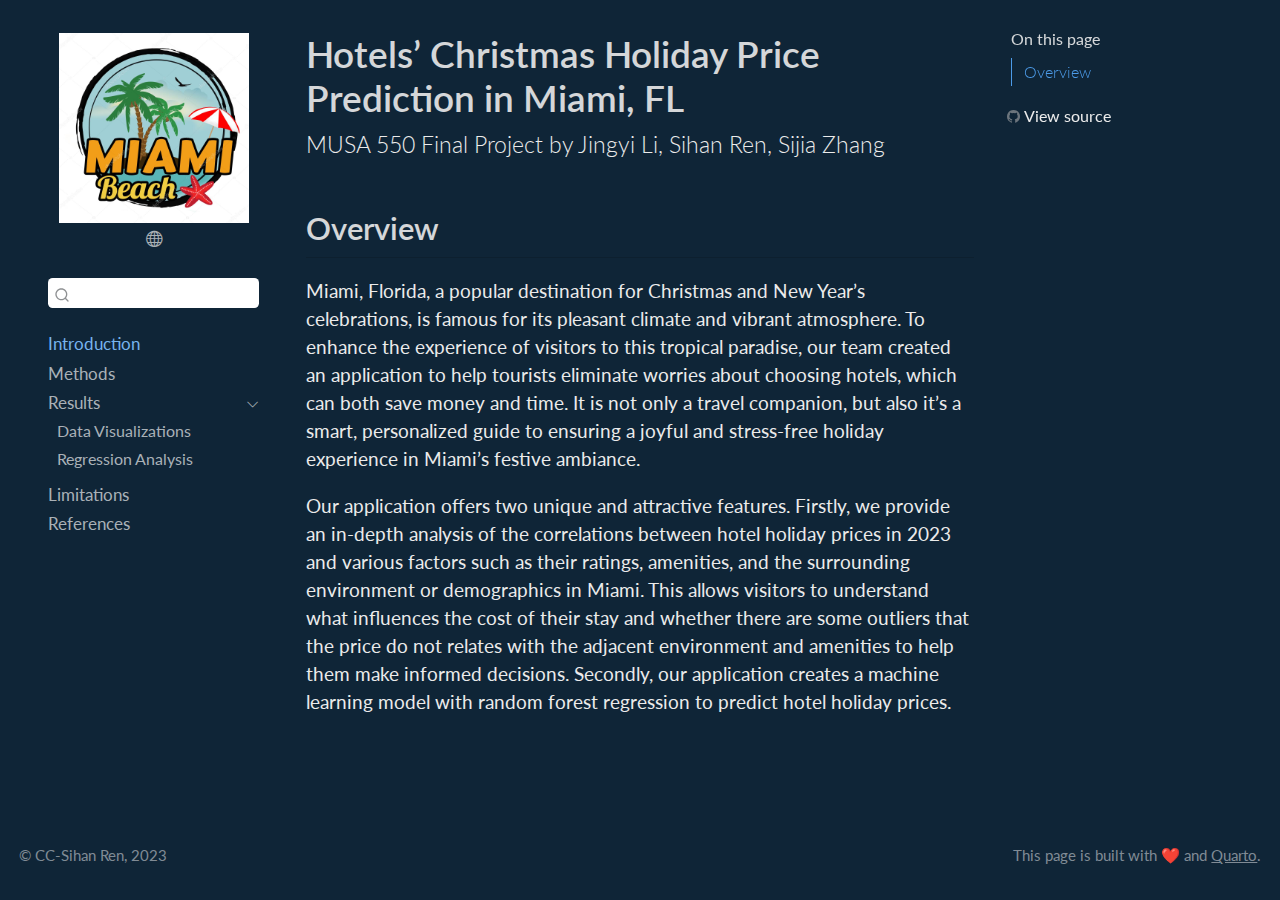
<file: docs/index.html>
<!DOCTYPE html>
<html xmlns="http://www.w3.org/1999/xhtml" lang="en" xml:lang="en"><head>

<meta charset="utf-8">
<meta name="generator" content="quarto-1.3.450">

<meta name="viewport" content="width=device-width, initial-scale=1.0, user-scalable=yes">


<title>MUSA 550 Final Project - Hotels’ Christmas Holiday Price Prediction in Miami, FL</title>
<style>
code{white-space: pre-wrap;}
span.smallcaps{font-variant: small-caps;}
div.columns{display: flex; gap: min(4vw, 1.5em);}
div.column{flex: auto; overflow-x: auto;}
div.hanging-indent{margin-left: 1.5em; text-indent: -1.5em;}
ul.task-list{list-style: none;}
ul.task-list li input[type="checkbox"] {
  width: 0.8em;
  margin: 0 0.8em 0.2em -1em; /* quarto-specific, see https://github.com/quarto-dev/quarto-cli/issues/4556 */ 
  vertical-align: middle;
}
</style>


<script src="site_libs/quarto-nav/quarto-nav.js"></script>
<script src="site_libs/clipboard/clipboard.min.js"></script>
<script src="site_libs/quarto-search/autocomplete.umd.js"></script>
<script src="site_libs/quarto-search/fuse.min.js"></script>
<script src="site_libs/quarto-search/quarto-search.js"></script>
<meta name="quarto:offset" content="./">
<script src="site_libs/quarto-html/quarto.js"></script>
<script src="site_libs/quarto-html/popper.min.js"></script>
<script src="site_libs/quarto-html/tippy.umd.min.js"></script>
<script src="site_libs/quarto-html/anchor.min.js"></script>
<link href="site_libs/quarto-html/tippy.css" rel="stylesheet">
<link href="site_libs/quarto-html/quarto-syntax-highlighting-dark.css" rel="stylesheet" id="quarto-text-highlighting-styles">
<script src="site_libs/bootstrap/bootstrap.min.js"></script>
<link href="site_libs/bootstrap/bootstrap-icons.css" rel="stylesheet">
<link href="site_libs/bootstrap/bootstrap.min.css" rel="stylesheet" id="quarto-bootstrap" data-mode="dark">
<script id="quarto-search-options" type="application/json">{
  "location": "sidebar",
  "copy-button": false,
  "collapse-after": 3,
  "panel-placement": "start",
  "type": "textbox",
  "limit": 20,
  "language": {
    "search-no-results-text": "No results",
    "search-matching-documents-text": "matching documents",
    "search-copy-link-title": "Copy link to search",
    "search-hide-matches-text": "Hide additional matches",
    "search-more-match-text": "more match in this document",
    "search-more-matches-text": "more matches in this document",
    "search-clear-button-title": "Clear",
    "search-detached-cancel-button-title": "Cancel",
    "search-submit-button-title": "Submit",
    "search-label": "Search"
  }
}</script>


<link rel="stylesheet" href="styles.css">
</head>

<body class="nav-sidebar floating">

<div id="quarto-search-results"></div>
  <header id="quarto-header" class="headroom fixed-top">
  <nav class="quarto-secondary-nav">
    <div class="container-fluid d-flex">
      <button type="button" class="quarto-btn-toggle btn" data-bs-toggle="collapse" data-bs-target="#quarto-sidebar,#quarto-sidebar-glass" aria-controls="quarto-sidebar" aria-expanded="false" aria-label="Toggle sidebar navigation" onclick="if (window.quartoToggleHeadroom) { window.quartoToggleHeadroom(); }">
        <i class="bi bi-layout-text-sidebar-reverse"></i>
      </button>
      <nav class="quarto-page-breadcrumbs" aria-label="breadcrumb"><ol class="breadcrumb"><li class="breadcrumb-item"><a href="./index.html">Introduction</a></li></ol></nav>
      <a class="flex-grow-1" role="button" data-bs-toggle="collapse" data-bs-target="#quarto-sidebar,#quarto-sidebar-glass" aria-controls="quarto-sidebar" aria-expanded="false" aria-label="Toggle sidebar navigation" onclick="if (window.quartoToggleHeadroom) { window.quartoToggleHeadroom(); }">      
      </a>
      <button type="button" class="btn quarto-search-button" aria-label="" onclick="window.quartoOpenSearch();">
        <i class="bi bi-search"></i>
      </button>
    </div>
  </nav>
</header>
<!-- content -->
<div id="quarto-content" class="quarto-container page-columns page-rows-contents page-layout-article">
<!-- sidebar -->
  <nav id="quarto-sidebar" class="sidebar collapse collapse-horizontal sidebar-navigation floating overflow-auto">
    <div class="pt-lg-2 mt-2 text-center sidebar-header">
      <a href="./index.html" class="sidebar-logo-link">
      <img src="./images/Miami_beach_1.png" alt="" class="sidebar-logo py-0 d-lg-inline d-none">
      </a>
      <div class="sidebar-tools-main">
    <a href="https://catalog.upenn.edu/graduate/programs/urban-spatial-analytics-musa/" rel="" title="MUSA Website" class="quarto-navigation-tool px-1" aria-label="MUSA Website"><i class="bi bi-globe"></i></a>
</div>
      </div>
        <div class="mt-2 flex-shrink-0 align-items-center">
        <div class="sidebar-search">
        <div id="quarto-search" class="" title="Search"></div>
        </div>
        </div>
    <div class="sidebar-menu-container"> 
    <ul class="list-unstyled mt-1">
        <li class="sidebar-item">
  <div class="sidebar-item-container"> 
  <a href="./index.html" class="sidebar-item-text sidebar-link active">
 <span class="menu-text">Introduction</span></a>
  </div>
</li>
        <li class="sidebar-item">
  <div class="sidebar-item-container"> 
  <a href="./Methods.html" class="sidebar-item-text sidebar-link">
 <span class="menu-text">Methods</span></a>
  </div>
</li>
        <li class="sidebar-item sidebar-item-section">
      <div class="sidebar-item-container"> 
            <a class="sidebar-item-text sidebar-link text-start" data-bs-toggle="collapse" data-bs-target="#quarto-sidebar-section-1" aria-expanded="true">
 <span class="menu-text">Results</span></a>
          <a class="sidebar-item-toggle text-start" data-bs-toggle="collapse" data-bs-target="#quarto-sidebar-section-1" aria-expanded="true" aria-label="Toggle section">
            <i class="bi bi-chevron-right ms-2"></i>
          </a> 
      </div>
      <ul id="quarto-sidebar-section-1" class="collapse list-unstyled sidebar-section depth1 show">  
          <li class="sidebar-item">
  <div class="sidebar-item-container"> 
  <a href="./analysis/Exploratory_Analysis.html" class="sidebar-item-text sidebar-link">
 <span class="menu-text">Data Visualizations</span></a>
  </div>
</li>
          <li class="sidebar-item">
  <div class="sidebar-item-container"> 
  <a href="./analysis/RegressionAnalysis.html" class="sidebar-item-text sidebar-link">
 <span class="menu-text">Regression Analysis</span></a>
  </div>
</li>
      </ul>
  </li>
        <li class="sidebar-item">
  <div class="sidebar-item-container"> 
  <a href="./Limitations.html" class="sidebar-item-text sidebar-link">
 <span class="menu-text">Limitations</span></a>
  </div>
</li>
        <li class="sidebar-item">
  <div class="sidebar-item-container"> 
  <a href="./References.html" class="sidebar-item-text sidebar-link">
 <span class="menu-text">References</span></a>
  </div>
</li>
    </ul>
    </div>
</nav>
<div id="quarto-sidebar-glass" data-bs-toggle="collapse" data-bs-target="#quarto-sidebar,#quarto-sidebar-glass"></div>
<!-- margin-sidebar -->
    <div id="quarto-margin-sidebar" class="sidebar margin-sidebar">
        <nav id="TOC" role="doc-toc" class="toc-active">
    <h2 id="toc-title">On this page</h2>
   
  <ul>
  <li><a href="#overview" id="toc-overview" class="nav-link active" data-scroll-target="#overview">Overview</a></li>
  </ul>
<div class="toc-actions"><div><i class="bi bi-github"></i></div><div class="action-links"><p><a href="https://github.com/RachelRen-RSH/550-final-quarto-website/blob/main/index.qmd" class="toc-action">View source</a></p></div></div></nav>
    </div>
<!-- main -->
<main class="content" id="quarto-document-content">

<header id="title-block-header" class="quarto-title-block default">
<div class="quarto-title">
<h1 class="title">Hotels’ Christmas Holiday Price Prediction in Miami, FL</h1>
<p class="subtitle lead">MUSA 550 Final Project by Jingyi Li, Sihan Ren, Sijia Zhang</p>
</div>



<div class="quarto-title-meta">

    
  
    
  </div>
  

</header>

<section id="overview" class="level2">
<h2 class="anchored" data-anchor-id="overview">Overview</h2>
<p>Miami, Florida, a popular destination for Christmas and New Year’s celebrations, is famous for its pleasant climate and vibrant atmosphere. To enhance the experience of visitors to this tropical paradise, our team created an application to help tourists eliminate worries about choosing hotels, which can both save money and time. It is not only a travel companion, but also it’s a smart, personalized guide to ensuring a joyful and stress-free holiday experience in Miami’s festive ambiance.</p>
<p>Our application offers two unique and attractive features. Firstly, we provide an in-depth analysis of the correlations between hotel holiday prices in 2023 and various factors such as their ratings, amenities, and the surrounding environment or demographics in Miami. This allows visitors to understand what influences the cost of their stay and whether there are some outliers that the price do not relates with the adjacent environment and amenities to help them make informed decisions. Secondly, our application creates a machine learning model with random forest regression to predict hotel holiday prices.</p>


</section>

</main> <!-- /main -->
<script id="quarto-html-after-body" type="application/javascript">
window.document.addEventListener("DOMContentLoaded", function (event) {
  const toggleBodyColorMode = (bsSheetEl) => {
    const mode = bsSheetEl.getAttribute("data-mode");
    const bodyEl = window.document.querySelector("body");
    if (mode === "dark") {
      bodyEl.classList.add("quarto-dark");
      bodyEl.classList.remove("quarto-light");
    } else {
      bodyEl.classList.add("quarto-light");
      bodyEl.classList.remove("quarto-dark");
    }
  }
  const toggleBodyColorPrimary = () => {
    const bsSheetEl = window.document.querySelector("link#quarto-bootstrap");
    if (bsSheetEl) {
      toggleBodyColorMode(bsSheetEl);
    }
  }
  toggleBodyColorPrimary();  
  const icon = "";
  const anchorJS = new window.AnchorJS();
  anchorJS.options = {
    placement: 'right',
    icon: icon
  };
  anchorJS.add('.anchored');
  const isCodeAnnotation = (el) => {
    for (const clz of el.classList) {
      if (clz.startsWith('code-annotation-')) {                     
        return true;
      }
    }
    return false;
  }
  const clipboard = new window.ClipboardJS('.code-copy-button', {
    text: function(trigger) {
      const codeEl = trigger.previousElementSibling.cloneNode(true);
      for (const childEl of codeEl.children) {
        if (isCodeAnnotation(childEl)) {
          childEl.remove();
        }
      }
      return codeEl.innerText;
    }
  });
  clipboard.on('success', function(e) {
    // button target
    const button = e.trigger;
    // don't keep focus
    button.blur();
    // flash "checked"
    button.classList.add('code-copy-button-checked');
    var currentTitle = button.getAttribute("title");
    button.setAttribute("title", "Copied!");
    let tooltip;
    if (window.bootstrap) {
      button.setAttribute("data-bs-toggle", "tooltip");
      button.setAttribute("data-bs-placement", "left");
      button.setAttribute("data-bs-title", "Copied!");
      tooltip = new bootstrap.Tooltip(button, 
        { trigger: "manual", 
          customClass: "code-copy-button-tooltip",
          offset: [0, -8]});
      tooltip.show();    
    }
    setTimeout(function() {
      if (tooltip) {
        tooltip.hide();
        button.removeAttribute("data-bs-title");
        button.removeAttribute("data-bs-toggle");
        button.removeAttribute("data-bs-placement");
      }
      button.setAttribute("title", currentTitle);
      button.classList.remove('code-copy-button-checked');
    }, 1000);
    // clear code selection
    e.clearSelection();
  });
  function tippyHover(el, contentFn) {
    const config = {
      allowHTML: true,
      content: contentFn,
      maxWidth: 500,
      delay: 100,
      arrow: false,
      appendTo: function(el) {
          return el.parentElement;
      },
      interactive: true,
      interactiveBorder: 10,
      theme: 'quarto',
      placement: 'bottom-start'
    };
    window.tippy(el, config); 
  }
  const noterefs = window.document.querySelectorAll('a[role="doc-noteref"]');
  for (var i=0; i<noterefs.length; i++) {
    const ref = noterefs[i];
    tippyHover(ref, function() {
      // use id or data attribute instead here
      let href = ref.getAttribute('data-footnote-href') || ref.getAttribute('href');
      try { href = new URL(href).hash; } catch {}
      const id = href.replace(/^#\/?/, "");
      const note = window.document.getElementById(id);
      return note.innerHTML;
    });
  }
      let selectedAnnoteEl;
      const selectorForAnnotation = ( cell, annotation) => {
        let cellAttr = 'data-code-cell="' + cell + '"';
        let lineAttr = 'data-code-annotation="' +  annotation + '"';
        const selector = 'span[' + cellAttr + '][' + lineAttr + ']';
        return selector;
      }
      const selectCodeLines = (annoteEl) => {
        const doc = window.document;
        const targetCell = annoteEl.getAttribute("data-target-cell");
        const targetAnnotation = annoteEl.getAttribute("data-target-annotation");
        const annoteSpan = window.document.querySelector(selectorForAnnotation(targetCell, targetAnnotation));
        const lines = annoteSpan.getAttribute("data-code-lines").split(",");
        const lineIds = lines.map((line) => {
          return targetCell + "-" + line;
        })
        let top = null;
        let height = null;
        let parent = null;
        if (lineIds.length > 0) {
            //compute the position of the single el (top and bottom and make a div)
            const el = window.document.getElementById(lineIds[0]);
            top = el.offsetTop;
            height = el.offsetHeight;
            parent = el.parentElement.parentElement;
          if (lineIds.length > 1) {
            const lastEl = window.document.getElementById(lineIds[lineIds.length - 1]);
            const bottom = lastEl.offsetTop + lastEl.offsetHeight;
            height = bottom - top;
          }
          if (top !== null && height !== null && parent !== null) {
            // cook up a div (if necessary) and position it 
            let div = window.document.getElementById("code-annotation-line-highlight");
            if (div === null) {
              div = window.document.createElement("div");
              div.setAttribute("id", "code-annotation-line-highlight");
              div.style.position = 'absolute';
              parent.appendChild(div);
            }
            div.style.top = top - 2 + "px";
            div.style.height = height + 4 + "px";
            let gutterDiv = window.document.getElementById("code-annotation-line-highlight-gutter");
            if (gutterDiv === null) {
              gutterDiv = window.document.createElement("div");
              gutterDiv.setAttribute("id", "code-annotation-line-highlight-gutter");
              gutterDiv.style.position = 'absolute';
              const codeCell = window.document.getElementById(targetCell);
              const gutter = codeCell.querySelector('.code-annotation-gutter');
              gutter.appendChild(gutterDiv);
            }
            gutterDiv.style.top = top - 2 + "px";
            gutterDiv.style.height = height + 4 + "px";
          }
          selectedAnnoteEl = annoteEl;
        }
      };
      const unselectCodeLines = () => {
        const elementsIds = ["code-annotation-line-highlight", "code-annotation-line-highlight-gutter"];
        elementsIds.forEach((elId) => {
          const div = window.document.getElementById(elId);
          if (div) {
            div.remove();
          }
        });
        selectedAnnoteEl = undefined;
      };
      // Attach click handler to the DT
      const annoteDls = window.document.querySelectorAll('dt[data-target-cell]');
      for (const annoteDlNode of annoteDls) {
        annoteDlNode.addEventListener('click', (event) => {
          const clickedEl = event.target;
          if (clickedEl !== selectedAnnoteEl) {
            unselectCodeLines();
            const activeEl = window.document.querySelector('dt[data-target-cell].code-annotation-active');
            if (activeEl) {
              activeEl.classList.remove('code-annotation-active');
            }
            selectCodeLines(clickedEl);
            clickedEl.classList.add('code-annotation-active');
          } else {
            // Unselect the line
            unselectCodeLines();
            clickedEl.classList.remove('code-annotation-active');
          }
        });
      }
  const findCites = (el) => {
    const parentEl = el.parentElement;
    if (parentEl) {
      const cites = parentEl.dataset.cites;
      if (cites) {
        return {
          el,
          cites: cites.split(' ')
        };
      } else {
        return findCites(el.parentElement)
      }
    } else {
      return undefined;
    }
  };
  var bibliorefs = window.document.querySelectorAll('a[role="doc-biblioref"]');
  for (var i=0; i<bibliorefs.length; i++) {
    const ref = bibliorefs[i];
    const citeInfo = findCites(ref);
    if (citeInfo) {
      tippyHover(citeInfo.el, function() {
        var popup = window.document.createElement('div');
        citeInfo.cites.forEach(function(cite) {
          var citeDiv = window.document.createElement('div');
          citeDiv.classList.add('hanging-indent');
          citeDiv.classList.add('csl-entry');
          var biblioDiv = window.document.getElementById('ref-' + cite);
          if (biblioDiv) {
            citeDiv.innerHTML = biblioDiv.innerHTML;
          }
          popup.appendChild(citeDiv);
        });
        return popup.innerHTML;
      });
    }
  }
});
</script>
</div> <!-- /content -->
<footer class="footer">
  <div class="nav-footer">
    <div class="nav-footer-left">© CC-Sihan Ren, 2023</div>   
    <div class="nav-footer-center">
      &nbsp;
    </div>
    <div class="nav-footer-right">This page is built with ❤️ and <a href="https://quarto.org/">Quarto</a>.</div>
  </div>
</footer>



</body></html>
</file>
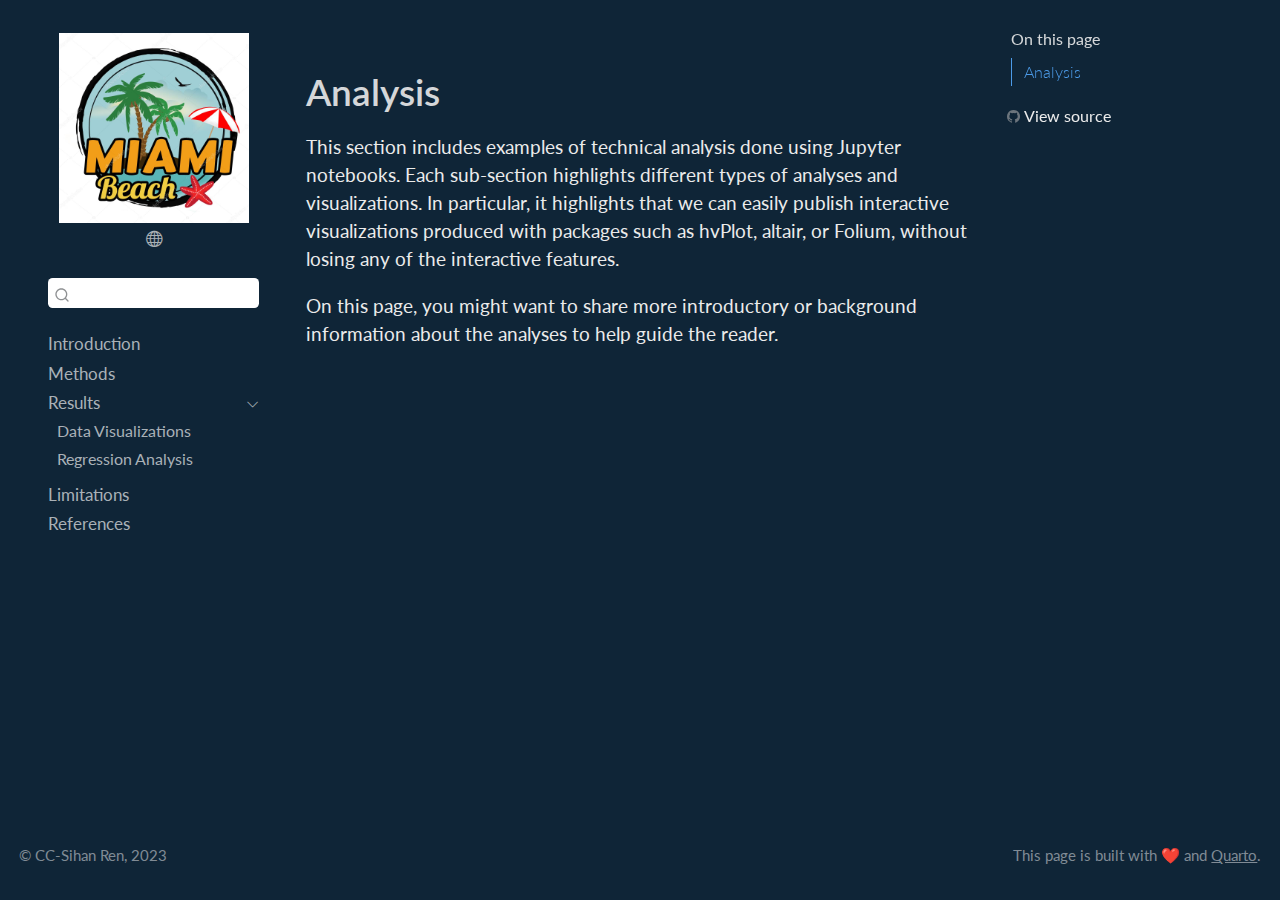
<file: docs/analysis/index.html>
<!DOCTYPE html>
<html xmlns="http://www.w3.org/1999/xhtml" lang="en" xml:lang="en"><head>

<meta charset="utf-8">
<meta name="generator" content="quarto-1.3.450">

<meta name="viewport" content="width=device-width, initial-scale=1.0, user-scalable=yes">


<title>MUSA 550 Final Project – index</title>
<style>
code{white-space: pre-wrap;}
span.smallcaps{font-variant: small-caps;}
div.columns{display: flex; gap: min(4vw, 1.5em);}
div.column{flex: auto; overflow-x: auto;}
div.hanging-indent{margin-left: 1.5em; text-indent: -1.5em;}
ul.task-list{list-style: none;}
ul.task-list li input[type="checkbox"] {
  width: 0.8em;
  margin: 0 0.8em 0.2em -1em; /* quarto-specific, see https://github.com/quarto-dev/quarto-cli/issues/4556 */ 
  vertical-align: middle;
}
</style>


<script src="../site_libs/quarto-nav/quarto-nav.js"></script>
<script src="../site_libs/clipboard/clipboard.min.js"></script>
<script src="../site_libs/quarto-search/autocomplete.umd.js"></script>
<script src="../site_libs/quarto-search/fuse.min.js"></script>
<script src="../site_libs/quarto-search/quarto-search.js"></script>
<meta name="quarto:offset" content="../">
<script src="../site_libs/quarto-html/quarto.js"></script>
<script src="../site_libs/quarto-html/popper.min.js"></script>
<script src="../site_libs/quarto-html/tippy.umd.min.js"></script>
<script src="../site_libs/quarto-html/anchor.min.js"></script>
<link href="../site_libs/quarto-html/tippy.css" rel="stylesheet">
<link href="../site_libs/quarto-html/quarto-syntax-highlighting-dark.css" rel="stylesheet" id="quarto-text-highlighting-styles">
<script src="../site_libs/bootstrap/bootstrap.min.js"></script>
<link href="../site_libs/bootstrap/bootstrap-icons.css" rel="stylesheet">
<link href="../site_libs/bootstrap/bootstrap.min.css" rel="stylesheet" id="quarto-bootstrap" data-mode="dark">
<script id="quarto-search-options" type="application/json">{
  "location": "sidebar",
  "copy-button": false,
  "collapse-after": 3,
  "panel-placement": "start",
  "type": "textbox",
  "limit": 20,
  "language": {
    "search-no-results-text": "No results",
    "search-matching-documents-text": "matching documents",
    "search-copy-link-title": "Copy link to search",
    "search-hide-matches-text": "Hide additional matches",
    "search-more-match-text": "more match in this document",
    "search-more-matches-text": "more matches in this document",
    "search-clear-button-title": "Clear",
    "search-detached-cancel-button-title": "Cancel",
    "search-submit-button-title": "Submit",
    "search-label": "Search"
  }
}</script>


<link rel="stylesheet" href="../styles.css">
</head>

<body class="nav-sidebar floating">

<div id="quarto-search-results"></div>
  <header id="quarto-header" class="headroom fixed-top">
  <nav class="quarto-secondary-nav">
    <div class="container-fluid d-flex">
      <button type="button" class="quarto-btn-toggle btn" data-bs-toggle="collapse" data-bs-target="#quarto-sidebar,#quarto-sidebar-glass" aria-controls="quarto-sidebar" aria-expanded="false" aria-label="Toggle sidebar navigation" onclick="if (window.quartoToggleHeadroom) { window.quartoToggleHeadroom(); }">
        <i class="bi bi-layout-text-sidebar-reverse"></i>
      </button>
      <nav class="quarto-page-breadcrumbs" aria-label="breadcrumb"><ol class="breadcrumb"></ol></nav>
      <a class="flex-grow-1" role="button" data-bs-toggle="collapse" data-bs-target="#quarto-sidebar,#quarto-sidebar-glass" aria-controls="quarto-sidebar" aria-expanded="false" aria-label="Toggle sidebar navigation" onclick="if (window.quartoToggleHeadroom) { window.quartoToggleHeadroom(); }">      
      </a>
      <button type="button" class="btn quarto-search-button" aria-label="" onclick="window.quartoOpenSearch();">
        <i class="bi bi-search"></i>
      </button>
    </div>
  </nav>
</header>
<!-- content -->
<div id="quarto-content" class="quarto-container page-columns page-rows-contents page-layout-article">
<!-- sidebar -->
  <nav id="quarto-sidebar" class="sidebar collapse collapse-horizontal sidebar-navigation floating overflow-auto">
    <div class="pt-lg-2 mt-2 text-center sidebar-header">
      <a href="../index.html" class="sidebar-logo-link">
      <img src="../images/Miami_beach_1.png" alt="" class="sidebar-logo py-0 d-lg-inline d-none">
      </a>
      <div class="sidebar-tools-main">
    <a href="https://catalog.upenn.edu/graduate/programs/urban-spatial-analytics-musa/" rel="" title="MUSA Website" class="quarto-navigation-tool px-1" aria-label="MUSA Website"><i class="bi bi-globe"></i></a>
</div>
      </div>
        <div class="mt-2 flex-shrink-0 align-items-center">
        <div class="sidebar-search">
        <div id="quarto-search" class="" title="Search"></div>
        </div>
        </div>
    <div class="sidebar-menu-container"> 
    <ul class="list-unstyled mt-1">
        <li class="sidebar-item">
  <div class="sidebar-item-container"> 
  <a href="../index.html" class="sidebar-item-text sidebar-link">
 <span class="menu-text">Introduction</span></a>
  </div>
</li>
        <li class="sidebar-item">
  <div class="sidebar-item-container"> 
  <a href="../Methods.html" class="sidebar-item-text sidebar-link">
 <span class="menu-text">Methods</span></a>
  </div>
</li>
        <li class="sidebar-item sidebar-item-section">
      <div class="sidebar-item-container"> 
            <a class="sidebar-item-text sidebar-link text-start" data-bs-toggle="collapse" data-bs-target="#quarto-sidebar-section-1" aria-expanded="true">
 <span class="menu-text">Results</span></a>
          <a class="sidebar-item-toggle text-start" data-bs-toggle="collapse" data-bs-target="#quarto-sidebar-section-1" aria-expanded="true" aria-label="Toggle section">
            <i class="bi bi-chevron-right ms-2"></i>
          </a> 
      </div>
      <ul id="quarto-sidebar-section-1" class="collapse list-unstyled sidebar-section depth1 show">  
          <li class="sidebar-item">
  <div class="sidebar-item-container"> 
  <a href="../analysis/Exploratory_Analysis.html" class="sidebar-item-text sidebar-link">
 <span class="menu-text">Data Visualizations</span></a>
  </div>
</li>
          <li class="sidebar-item">
  <div class="sidebar-item-container"> 
  <a href="../analysis/RegressionAnalysis.html" class="sidebar-item-text sidebar-link">
 <span class="menu-text">Regression Analysis</span></a>
  </div>
</li>
      </ul>
  </li>
        <li class="sidebar-item">
  <div class="sidebar-item-container"> 
  <a href="../Limitations.html" class="sidebar-item-text sidebar-link">
 <span class="menu-text">Limitations</span></a>
  </div>
</li>
        <li class="sidebar-item">
  <div class="sidebar-item-container"> 
  <a href="../References.html" class="sidebar-item-text sidebar-link">
 <span class="menu-text">References</span></a>
  </div>
</li>
    </ul>
    </div>
</nav>
<div id="quarto-sidebar-glass" data-bs-toggle="collapse" data-bs-target="#quarto-sidebar,#quarto-sidebar-glass"></div>
<!-- margin-sidebar -->
    <div id="quarto-margin-sidebar" class="sidebar margin-sidebar">
        <nav id="TOC" role="doc-toc" class="toc-active">
    <h2 id="toc-title">On this page</h2>
   
  <ul>
  <li><a href="#analysis" id="toc-analysis" class="nav-link active" data-scroll-target="#analysis">Analysis</a></li>
  </ul>
<div class="toc-actions"><div><i class="bi bi-github"></i></div><div class="action-links"><p><a href="https://github.com/RachelRen-RSH/550-final-quarto-website/blob/main/analysis/index.qmd" class="toc-action">View source</a></p></div></div></nav>
    </div>
<!-- main -->
<main class="content" id="quarto-document-content">



<section id="analysis" class="level1">
<h1>Analysis</h1>
<p>This section includes examples of technical analysis done using Jupyter notebooks. Each sub-section highlights different types of analyses and visualizations. In particular, it highlights that we can easily publish interactive visualizations produced with packages such as hvPlot, altair, or Folium, without losing any of the interactive features.</p>
<p>On this page, you might want to share more introductory or background information about the analyses to help guide the reader.</p>


</section>

</main> <!-- /main -->
<script id="quarto-html-after-body" type="application/javascript">
window.document.addEventListener("DOMContentLoaded", function (event) {
  const toggleBodyColorMode = (bsSheetEl) => {
    const mode = bsSheetEl.getAttribute("data-mode");
    const bodyEl = window.document.querySelector("body");
    if (mode === "dark") {
      bodyEl.classList.add("quarto-dark");
      bodyEl.classList.remove("quarto-light");
    } else {
      bodyEl.classList.add("quarto-light");
      bodyEl.classList.remove("quarto-dark");
    }
  }
  const toggleBodyColorPrimary = () => {
    const bsSheetEl = window.document.querySelector("link#quarto-bootstrap");
    if (bsSheetEl) {
      toggleBodyColorMode(bsSheetEl);
    }
  }
  toggleBodyColorPrimary();  
  const icon = "";
  const anchorJS = new window.AnchorJS();
  anchorJS.options = {
    placement: 'right',
    icon: icon
  };
  anchorJS.add('.anchored');
  const isCodeAnnotation = (el) => {
    for (const clz of el.classList) {
      if (clz.startsWith('code-annotation-')) {                     
        return true;
      }
    }
    return false;
  }
  const clipboard = new window.ClipboardJS('.code-copy-button', {
    text: function(trigger) {
      const codeEl = trigger.previousElementSibling.cloneNode(true);
      for (const childEl of codeEl.children) {
        if (isCodeAnnotation(childEl)) {
          childEl.remove();
        }
      }
      return codeEl.innerText;
    }
  });
  clipboard.on('success', function(e) {
    // button target
    const button = e.trigger;
    // don't keep focus
    button.blur();
    // flash "checked"
    button.classList.add('code-copy-button-checked');
    var currentTitle = button.getAttribute("title");
    button.setAttribute("title", "Copied!");
    let tooltip;
    if (window.bootstrap) {
      button.setAttribute("data-bs-toggle", "tooltip");
      button.setAttribute("data-bs-placement", "left");
      button.setAttribute("data-bs-title", "Copied!");
      tooltip = new bootstrap.Tooltip(button, 
        { trigger: "manual", 
          customClass: "code-copy-button-tooltip",
          offset: [0, -8]});
      tooltip.show();    
    }
    setTimeout(function() {
      if (tooltip) {
        tooltip.hide();
        button.removeAttribute("data-bs-title");
        button.removeAttribute("data-bs-toggle");
        button.removeAttribute("data-bs-placement");
      }
      button.setAttribute("title", currentTitle);
      button.classList.remove('code-copy-button-checked');
    }, 1000);
    // clear code selection
    e.clearSelection();
  });
  function tippyHover(el, contentFn) {
    const config = {
      allowHTML: true,
      content: contentFn,
      maxWidth: 500,
      delay: 100,
      arrow: false,
      appendTo: function(el) {
          return el.parentElement;
      },
      interactive: true,
      interactiveBorder: 10,
      theme: 'quarto',
      placement: 'bottom-start'
    };
    window.tippy(el, config); 
  }
  const noterefs = window.document.querySelectorAll('a[role="doc-noteref"]');
  for (var i=0; i<noterefs.length; i++) {
    const ref = noterefs[i];
    tippyHover(ref, function() {
      // use id or data attribute instead here
      let href = ref.getAttribute('data-footnote-href') || ref.getAttribute('href');
      try { href = new URL(href).hash; } catch {}
      const id = href.replace(/^#\/?/, "");
      const note = window.document.getElementById(id);
      return note.innerHTML;
    });
  }
      let selectedAnnoteEl;
      const selectorForAnnotation = ( cell, annotation) => {
        let cellAttr = 'data-code-cell="' + cell + '"';
        let lineAttr = 'data-code-annotation="' +  annotation + '"';
        const selector = 'span[' + cellAttr + '][' + lineAttr + ']';
        return selector;
      }
      const selectCodeLines = (annoteEl) => {
        const doc = window.document;
        const targetCell = annoteEl.getAttribute("data-target-cell");
        const targetAnnotation = annoteEl.getAttribute("data-target-annotation");
        const annoteSpan = window.document.querySelector(selectorForAnnotation(targetCell, targetAnnotation));
        const lines = annoteSpan.getAttribute("data-code-lines").split(",");
        const lineIds = lines.map((line) => {
          return targetCell + "-" + line;
        })
        let top = null;
        let height = null;
        let parent = null;
        if (lineIds.length > 0) {
            //compute the position of the single el (top and bottom and make a div)
            const el = window.document.getElementById(lineIds[0]);
            top = el.offsetTop;
            height = el.offsetHeight;
            parent = el.parentElement.parentElement;
          if (lineIds.length > 1) {
            const lastEl = window.document.getElementById(lineIds[lineIds.length - 1]);
            const bottom = lastEl.offsetTop + lastEl.offsetHeight;
            height = bottom - top;
          }
          if (top !== null && height !== null && parent !== null) {
            // cook up a div (if necessary) and position it 
            let div = window.document.getElementById("code-annotation-line-highlight");
            if (div === null) {
              div = window.document.createElement("div");
              div.setAttribute("id", "code-annotation-line-highlight");
              div.style.position = 'absolute';
              parent.appendChild(div);
            }
            div.style.top = top - 2 + "px";
            div.style.height = height + 4 + "px";
            let gutterDiv = window.document.getElementById("code-annotation-line-highlight-gutter");
            if (gutterDiv === null) {
              gutterDiv = window.document.createElement("div");
              gutterDiv.setAttribute("id", "code-annotation-line-highlight-gutter");
              gutterDiv.style.position = 'absolute';
              const codeCell = window.document.getElementById(targetCell);
              const gutter = codeCell.querySelector('.code-annotation-gutter');
              gutter.appendChild(gutterDiv);
            }
            gutterDiv.style.top = top - 2 + "px";
            gutterDiv.style.height = height + 4 + "px";
          }
          selectedAnnoteEl = annoteEl;
        }
      };
      const unselectCodeLines = () => {
        const elementsIds = ["code-annotation-line-highlight", "code-annotation-line-highlight-gutter"];
        elementsIds.forEach((elId) => {
          const div = window.document.getElementById(elId);
          if (div) {
            div.remove();
          }
        });
        selectedAnnoteEl = undefined;
      };
      // Attach click handler to the DT
      const annoteDls = window.document.querySelectorAll('dt[data-target-cell]');
      for (const annoteDlNode of annoteDls) {
        annoteDlNode.addEventListener('click', (event) => {
          const clickedEl = event.target;
          if (clickedEl !== selectedAnnoteEl) {
            unselectCodeLines();
            const activeEl = window.document.querySelector('dt[data-target-cell].code-annotation-active');
            if (activeEl) {
              activeEl.classList.remove('code-annotation-active');
            }
            selectCodeLines(clickedEl);
            clickedEl.classList.add('code-annotation-active');
          } else {
            // Unselect the line
            unselectCodeLines();
            clickedEl.classList.remove('code-annotation-active');
          }
        });
      }
  const findCites = (el) => {
    const parentEl = el.parentElement;
    if (parentEl) {
      const cites = parentEl.dataset.cites;
      if (cites) {
        return {
          el,
          cites: cites.split(' ')
        };
      } else {
        return findCites(el.parentElement)
      }
    } else {
      return undefined;
    }
  };
  var bibliorefs = window.document.querySelectorAll('a[role="doc-biblioref"]');
  for (var i=0; i<bibliorefs.length; i++) {
    const ref = bibliorefs[i];
    const citeInfo = findCites(ref);
    if (citeInfo) {
      tippyHover(citeInfo.el, function() {
        var popup = window.document.createElement('div');
        citeInfo.cites.forEach(function(cite) {
          var citeDiv = window.document.createElement('div');
          citeDiv.classList.add('hanging-indent');
          citeDiv.classList.add('csl-entry');
          var biblioDiv = window.document.getElementById('ref-' + cite);
          if (biblioDiv) {
            citeDiv.innerHTML = biblioDiv.innerHTML;
          }
          popup.appendChild(citeDiv);
        });
        return popup.innerHTML;
      });
    }
  }
});
</script>
</div> <!-- /content -->
<footer class="footer">
  <div class="nav-footer">
    <div class="nav-footer-left">© CC-Sihan Ren, 2023</div>   
    <div class="nav-footer-center">
      &nbsp;
    </div>
    <div class="nav-footer-right">This page is built with ❤️ and <a href="https://quarto.org/">Quarto</a>.</div>
  </div>
</footer>



</body></html>
</file>
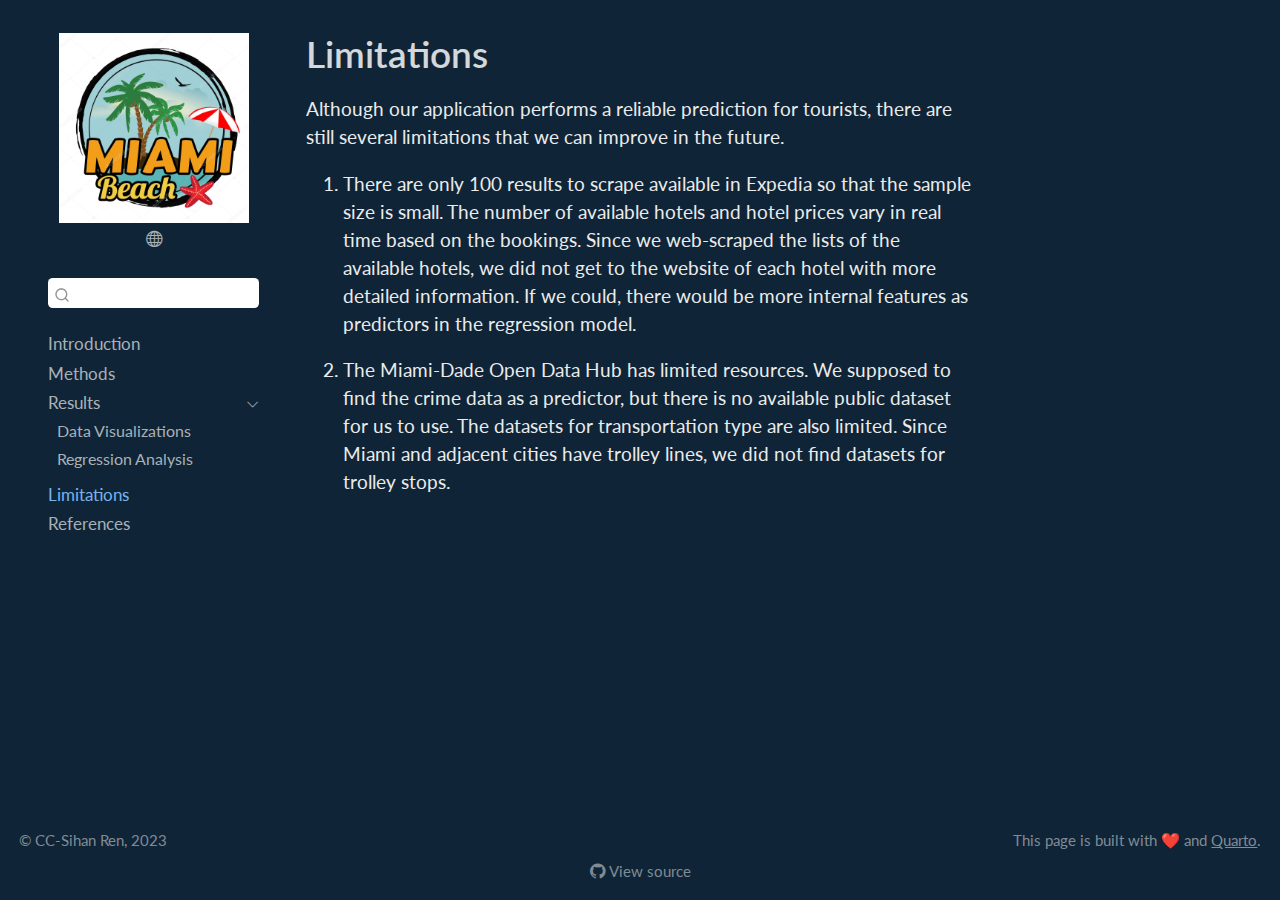
<file: docs/Limitations.html>
<!DOCTYPE html>
<html xmlns="http://www.w3.org/1999/xhtml" lang="en" xml:lang="en"><head>

<meta charset="utf-8">
<meta name="generator" content="quarto-1.3.450">

<meta name="viewport" content="width=device-width, initial-scale=1.0, user-scalable=yes">


<title>MUSA 550 Final Project - Limitations</title>
<style>
code{white-space: pre-wrap;}
span.smallcaps{font-variant: small-caps;}
div.columns{display: flex; gap: min(4vw, 1.5em);}
div.column{flex: auto; overflow-x: auto;}
div.hanging-indent{margin-left: 1.5em; text-indent: -1.5em;}
ul.task-list{list-style: none;}
ul.task-list li input[type="checkbox"] {
  width: 0.8em;
  margin: 0 0.8em 0.2em -1em; /* quarto-specific, see https://github.com/quarto-dev/quarto-cli/issues/4556 */ 
  vertical-align: middle;
}
</style>


<script src="site_libs/quarto-nav/quarto-nav.js"></script>
<script src="site_libs/clipboard/clipboard.min.js"></script>
<script src="site_libs/quarto-search/autocomplete.umd.js"></script>
<script src="site_libs/quarto-search/fuse.min.js"></script>
<script src="site_libs/quarto-search/quarto-search.js"></script>
<meta name="quarto:offset" content="./">
<script src="site_libs/quarto-html/quarto.js"></script>
<script src="site_libs/quarto-html/popper.min.js"></script>
<script src="site_libs/quarto-html/tippy.umd.min.js"></script>
<script src="site_libs/quarto-html/anchor.min.js"></script>
<link href="site_libs/quarto-html/tippy.css" rel="stylesheet">
<link href="site_libs/quarto-html/quarto-syntax-highlighting-dark.css" rel="stylesheet" id="quarto-text-highlighting-styles">
<script src="site_libs/bootstrap/bootstrap.min.js"></script>
<link href="site_libs/bootstrap/bootstrap-icons.css" rel="stylesheet">
<link href="site_libs/bootstrap/bootstrap.min.css" rel="stylesheet" id="quarto-bootstrap" data-mode="dark">
<script id="quarto-search-options" type="application/json">{
  "location": "sidebar",
  "copy-button": false,
  "collapse-after": 3,
  "panel-placement": "start",
  "type": "textbox",
  "limit": 20,
  "language": {
    "search-no-results-text": "No results",
    "search-matching-documents-text": "matching documents",
    "search-copy-link-title": "Copy link to search",
    "search-hide-matches-text": "Hide additional matches",
    "search-more-match-text": "more match in this document",
    "search-more-matches-text": "more matches in this document",
    "search-clear-button-title": "Clear",
    "search-detached-cancel-button-title": "Cancel",
    "search-submit-button-title": "Submit",
    "search-label": "Search"
  }
}</script>


<link rel="stylesheet" href="styles.css">
</head>

<body class="nav-sidebar floating">

<div id="quarto-search-results"></div>
  <header id="quarto-header" class="headroom fixed-top">
  <nav class="quarto-secondary-nav">
    <div class="container-fluid d-flex">
      <button type="button" class="quarto-btn-toggle btn" data-bs-toggle="collapse" data-bs-target="#quarto-sidebar,#quarto-sidebar-glass" aria-controls="quarto-sidebar" aria-expanded="false" aria-label="Toggle sidebar navigation" onclick="if (window.quartoToggleHeadroom) { window.quartoToggleHeadroom(); }">
        <i class="bi bi-layout-text-sidebar-reverse"></i>
      </button>
      <nav class="quarto-page-breadcrumbs" aria-label="breadcrumb"><ol class="breadcrumb"><li class="breadcrumb-item"><a href="./Limitations.html">Limitations</a></li></ol></nav>
      <a class="flex-grow-1" role="button" data-bs-toggle="collapse" data-bs-target="#quarto-sidebar,#quarto-sidebar-glass" aria-controls="quarto-sidebar" aria-expanded="false" aria-label="Toggle sidebar navigation" onclick="if (window.quartoToggleHeadroom) { window.quartoToggleHeadroom(); }">      
      </a>
      <button type="button" class="btn quarto-search-button" aria-label="" onclick="window.quartoOpenSearch();">
        <i class="bi bi-search"></i>
      </button>
    </div>
  </nav>
</header>
<!-- content -->
<div id="quarto-content" class="quarto-container page-columns page-rows-contents page-layout-article">
<!-- sidebar -->
  <nav id="quarto-sidebar" class="sidebar collapse collapse-horizontal sidebar-navigation floating overflow-auto">
    <div class="pt-lg-2 mt-2 text-center sidebar-header">
      <a href="./index.html" class="sidebar-logo-link">
      <img src="./images/Miami_beach_1.png" alt="" class="sidebar-logo py-0 d-lg-inline d-none">
      </a>
      <div class="sidebar-tools-main">
    <a href="https://catalog.upenn.edu/graduate/programs/urban-spatial-analytics-musa/" rel="" title="MUSA Website" class="quarto-navigation-tool px-1" aria-label="MUSA Website"><i class="bi bi-globe"></i></a>
</div>
      </div>
        <div class="mt-2 flex-shrink-0 align-items-center">
        <div class="sidebar-search">
        <div id="quarto-search" class="" title="Search"></div>
        </div>
        </div>
    <div class="sidebar-menu-container"> 
    <ul class="list-unstyled mt-1">
        <li class="sidebar-item">
  <div class="sidebar-item-container"> 
  <a href="./index.html" class="sidebar-item-text sidebar-link">
 <span class="menu-text">Introduction</span></a>
  </div>
</li>
        <li class="sidebar-item">
  <div class="sidebar-item-container"> 
  <a href="./Methods.html" class="sidebar-item-text sidebar-link">
 <span class="menu-text">Methods</span></a>
  </div>
</li>
        <li class="sidebar-item sidebar-item-section">
      <div class="sidebar-item-container"> 
            <a class="sidebar-item-text sidebar-link text-start" data-bs-toggle="collapse" data-bs-target="#quarto-sidebar-section-1" aria-expanded="true">
 <span class="menu-text">Results</span></a>
          <a class="sidebar-item-toggle text-start" data-bs-toggle="collapse" data-bs-target="#quarto-sidebar-section-1" aria-expanded="true" aria-label="Toggle section">
            <i class="bi bi-chevron-right ms-2"></i>
          </a> 
      </div>
      <ul id="quarto-sidebar-section-1" class="collapse list-unstyled sidebar-section depth1 show">  
          <li class="sidebar-item">
  <div class="sidebar-item-container"> 
  <a href="./analysis/Exploratory_Analysis.html" class="sidebar-item-text sidebar-link">
 <span class="menu-text">Data Visualizations</span></a>
  </div>
</li>
          <li class="sidebar-item">
  <div class="sidebar-item-container"> 
  <a href="./analysis/RegressionAnalysis.html" class="sidebar-item-text sidebar-link">
 <span class="menu-text">Regression Analysis</span></a>
  </div>
</li>
      </ul>
  </li>
        <li class="sidebar-item">
  <div class="sidebar-item-container"> 
  <a href="./Limitations.html" class="sidebar-item-text sidebar-link active">
 <span class="menu-text">Limitations</span></a>
  </div>
</li>
        <li class="sidebar-item">
  <div class="sidebar-item-container"> 
  <a href="./References.html" class="sidebar-item-text sidebar-link">
 <span class="menu-text">References</span></a>
  </div>
</li>
    </ul>
    </div>
</nav>
<div id="quarto-sidebar-glass" data-bs-toggle="collapse" data-bs-target="#quarto-sidebar,#quarto-sidebar-glass"></div>
<!-- margin-sidebar -->
    <div id="quarto-margin-sidebar" class="sidebar margin-sidebar">
        
    </div>
<!-- main -->
<main class="content" id="quarto-document-content">

<header id="title-block-header" class="quarto-title-block default">
<div class="quarto-title">
<h1 class="title">Limitations</h1>
</div>



<div class="quarto-title-meta">

    
  
    
  </div>
  

</header>

<p>Although our application performs a reliable prediction for tourists, there are still several limitations that we can improve in the future.</p>
<ol type="1">
<li><p>There are only 100 results to scrape available in Expedia so that the sample size is small. The number of available hotels and hotel prices vary in real time based on the bookings. Since we web-scraped the lists of the available hotels, we did not get to the website of each hotel with more detailed information. If we could, there would be more internal features as predictors in the regression model.</p></li>
<li><p>The Miami-Dade Open Data Hub has limited resources. We supposed to find the crime data as a predictor, but there is no available public dataset for us to use. The datasets for transportation type are also limited. Since Miami and adjacent cities have trolley lines, we did not find datasets for trolley stops.</p></li>
</ol>



</main> <!-- /main -->
<script id="quarto-html-after-body" type="application/javascript">
window.document.addEventListener("DOMContentLoaded", function (event) {
  const toggleBodyColorMode = (bsSheetEl) => {
    const mode = bsSheetEl.getAttribute("data-mode");
    const bodyEl = window.document.querySelector("body");
    if (mode === "dark") {
      bodyEl.classList.add("quarto-dark");
      bodyEl.classList.remove("quarto-light");
    } else {
      bodyEl.classList.add("quarto-light");
      bodyEl.classList.remove("quarto-dark");
    }
  }
  const toggleBodyColorPrimary = () => {
    const bsSheetEl = window.document.querySelector("link#quarto-bootstrap");
    if (bsSheetEl) {
      toggleBodyColorMode(bsSheetEl);
    }
  }
  toggleBodyColorPrimary();  
  const icon = "";
  const anchorJS = new window.AnchorJS();
  anchorJS.options = {
    placement: 'right',
    icon: icon
  };
  anchorJS.add('.anchored');
  const isCodeAnnotation = (el) => {
    for (const clz of el.classList) {
      if (clz.startsWith('code-annotation-')) {                     
        return true;
      }
    }
    return false;
  }
  const clipboard = new window.ClipboardJS('.code-copy-button', {
    text: function(trigger) {
      const codeEl = trigger.previousElementSibling.cloneNode(true);
      for (const childEl of codeEl.children) {
        if (isCodeAnnotation(childEl)) {
          childEl.remove();
        }
      }
      return codeEl.innerText;
    }
  });
  clipboard.on('success', function(e) {
    // button target
    const button = e.trigger;
    // don't keep focus
    button.blur();
    // flash "checked"
    button.classList.add('code-copy-button-checked');
    var currentTitle = button.getAttribute("title");
    button.setAttribute("title", "Copied!");
    let tooltip;
    if (window.bootstrap) {
      button.setAttribute("data-bs-toggle", "tooltip");
      button.setAttribute("data-bs-placement", "left");
      button.setAttribute("data-bs-title", "Copied!");
      tooltip = new bootstrap.Tooltip(button, 
        { trigger: "manual", 
          customClass: "code-copy-button-tooltip",
          offset: [0, -8]});
      tooltip.show();    
    }
    setTimeout(function() {
      if (tooltip) {
        tooltip.hide();
        button.removeAttribute("data-bs-title");
        button.removeAttribute("data-bs-toggle");
        button.removeAttribute("data-bs-placement");
      }
      button.setAttribute("title", currentTitle);
      button.classList.remove('code-copy-button-checked');
    }, 1000);
    // clear code selection
    e.clearSelection();
  });
  function tippyHover(el, contentFn) {
    const config = {
      allowHTML: true,
      content: contentFn,
      maxWidth: 500,
      delay: 100,
      arrow: false,
      appendTo: function(el) {
          return el.parentElement;
      },
      interactive: true,
      interactiveBorder: 10,
      theme: 'quarto',
      placement: 'bottom-start'
    };
    window.tippy(el, config); 
  }
  const noterefs = window.document.querySelectorAll('a[role="doc-noteref"]');
  for (var i=0; i<noterefs.length; i++) {
    const ref = noterefs[i];
    tippyHover(ref, function() {
      // use id or data attribute instead here
      let href = ref.getAttribute('data-footnote-href') || ref.getAttribute('href');
      try { href = new URL(href).hash; } catch {}
      const id = href.replace(/^#\/?/, "");
      const note = window.document.getElementById(id);
      return note.innerHTML;
    });
  }
      let selectedAnnoteEl;
      const selectorForAnnotation = ( cell, annotation) => {
        let cellAttr = 'data-code-cell="' + cell + '"';
        let lineAttr = 'data-code-annotation="' +  annotation + '"';
        const selector = 'span[' + cellAttr + '][' + lineAttr + ']';
        return selector;
      }
      const selectCodeLines = (annoteEl) => {
        const doc = window.document;
        const targetCell = annoteEl.getAttribute("data-target-cell");
        const targetAnnotation = annoteEl.getAttribute("data-target-annotation");
        const annoteSpan = window.document.querySelector(selectorForAnnotation(targetCell, targetAnnotation));
        const lines = annoteSpan.getAttribute("data-code-lines").split(",");
        const lineIds = lines.map((line) => {
          return targetCell + "-" + line;
        })
        let top = null;
        let height = null;
        let parent = null;
        if (lineIds.length > 0) {
            //compute the position of the single el (top and bottom and make a div)
            const el = window.document.getElementById(lineIds[0]);
            top = el.offsetTop;
            height = el.offsetHeight;
            parent = el.parentElement.parentElement;
          if (lineIds.length > 1) {
            const lastEl = window.document.getElementById(lineIds[lineIds.length - 1]);
            const bottom = lastEl.offsetTop + lastEl.offsetHeight;
            height = bottom - top;
          }
          if (top !== null && height !== null && parent !== null) {
            // cook up a div (if necessary) and position it 
            let div = window.document.getElementById("code-annotation-line-highlight");
            if (div === null) {
              div = window.document.createElement("div");
              div.setAttribute("id", "code-annotation-line-highlight");
              div.style.position = 'absolute';
              parent.appendChild(div);
            }
            div.style.top = top - 2 + "px";
            div.style.height = height + 4 + "px";
            let gutterDiv = window.document.getElementById("code-annotation-line-highlight-gutter");
            if (gutterDiv === null) {
              gutterDiv = window.document.createElement("div");
              gutterDiv.setAttribute("id", "code-annotation-line-highlight-gutter");
              gutterDiv.style.position = 'absolute';
              const codeCell = window.document.getElementById(targetCell);
              const gutter = codeCell.querySelector('.code-annotation-gutter');
              gutter.appendChild(gutterDiv);
            }
            gutterDiv.style.top = top - 2 + "px";
            gutterDiv.style.height = height + 4 + "px";
          }
          selectedAnnoteEl = annoteEl;
        }
      };
      const unselectCodeLines = () => {
        const elementsIds = ["code-annotation-line-highlight", "code-annotation-line-highlight-gutter"];
        elementsIds.forEach((elId) => {
          const div = window.document.getElementById(elId);
          if (div) {
            div.remove();
          }
        });
        selectedAnnoteEl = undefined;
      };
      // Attach click handler to the DT
      const annoteDls = window.document.querySelectorAll('dt[data-target-cell]');
      for (const annoteDlNode of annoteDls) {
        annoteDlNode.addEventListener('click', (event) => {
          const clickedEl = event.target;
          if (clickedEl !== selectedAnnoteEl) {
            unselectCodeLines();
            const activeEl = window.document.querySelector('dt[data-target-cell].code-annotation-active');
            if (activeEl) {
              activeEl.classList.remove('code-annotation-active');
            }
            selectCodeLines(clickedEl);
            clickedEl.classList.add('code-annotation-active');
          } else {
            // Unselect the line
            unselectCodeLines();
            clickedEl.classList.remove('code-annotation-active');
          }
        });
      }
  const findCites = (el) => {
    const parentEl = el.parentElement;
    if (parentEl) {
      const cites = parentEl.dataset.cites;
      if (cites) {
        return {
          el,
          cites: cites.split(' ')
        };
      } else {
        return findCites(el.parentElement)
      }
    } else {
      return undefined;
    }
  };
  var bibliorefs = window.document.querySelectorAll('a[role="doc-biblioref"]');
  for (var i=0; i<bibliorefs.length; i++) {
    const ref = bibliorefs[i];
    const citeInfo = findCites(ref);
    if (citeInfo) {
      tippyHover(citeInfo.el, function() {
        var popup = window.document.createElement('div');
        citeInfo.cites.forEach(function(cite) {
          var citeDiv = window.document.createElement('div');
          citeDiv.classList.add('hanging-indent');
          citeDiv.classList.add('csl-entry');
          var biblioDiv = window.document.getElementById('ref-' + cite);
          if (biblioDiv) {
            citeDiv.innerHTML = biblioDiv.innerHTML;
          }
          popup.appendChild(citeDiv);
        });
        return popup.innerHTML;
      });
    }
  }
});
</script>
</div> <!-- /content -->
<footer class="footer">
  <div class="nav-footer">
    <div class="nav-footer-left">© CC-Sihan Ren, 2023</div>   
    <div class="nav-footer-center">
      &nbsp;
    <div class="toc-actions"><div><i class="bi bi-github"></i></div><div class="action-links"><p><a href="https://github.com/RachelRen-RSH/550-final-quarto-website/blob/main/Limitations.qmd" class="toc-action">View source</a></p></div></div></div>
    <div class="nav-footer-right">This page is built with ❤️ and <a href="https://quarto.org/">Quarto</a>.</div>
  </div>
</footer>



</body></html>
</file>
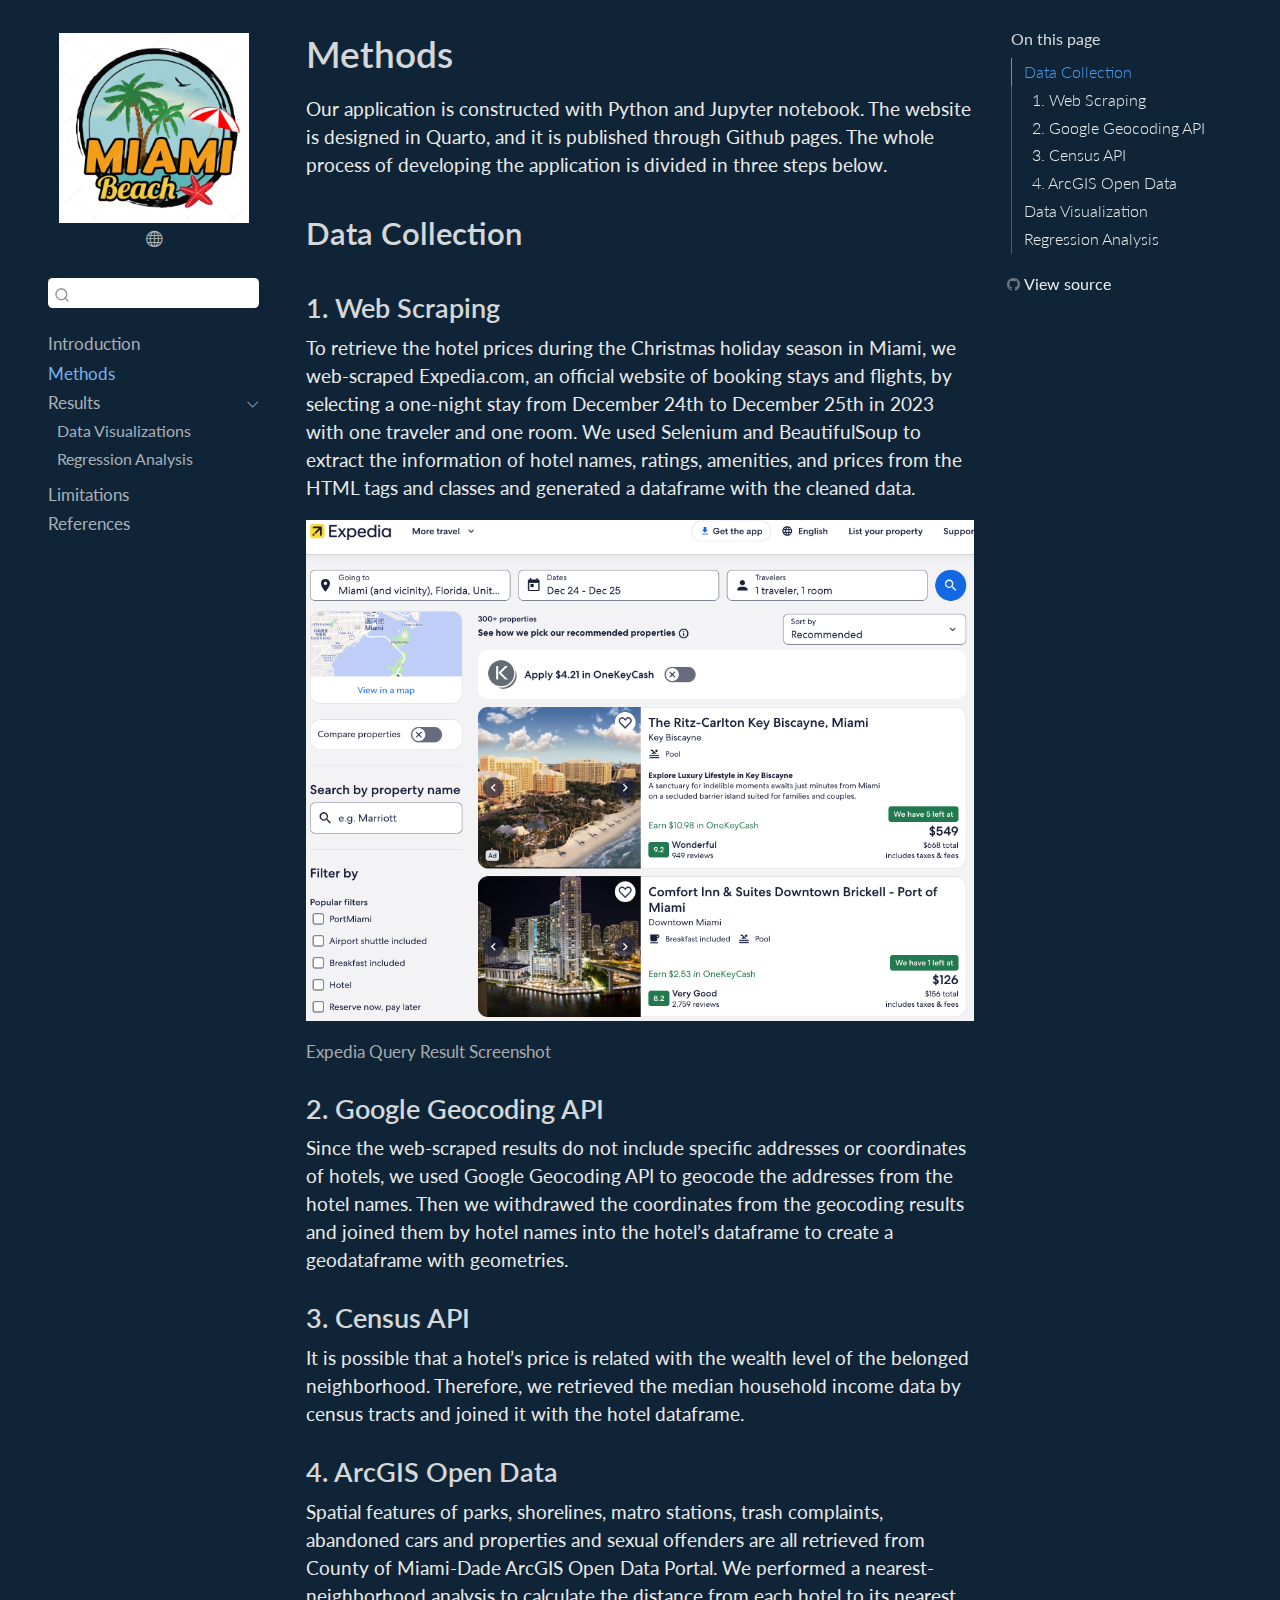
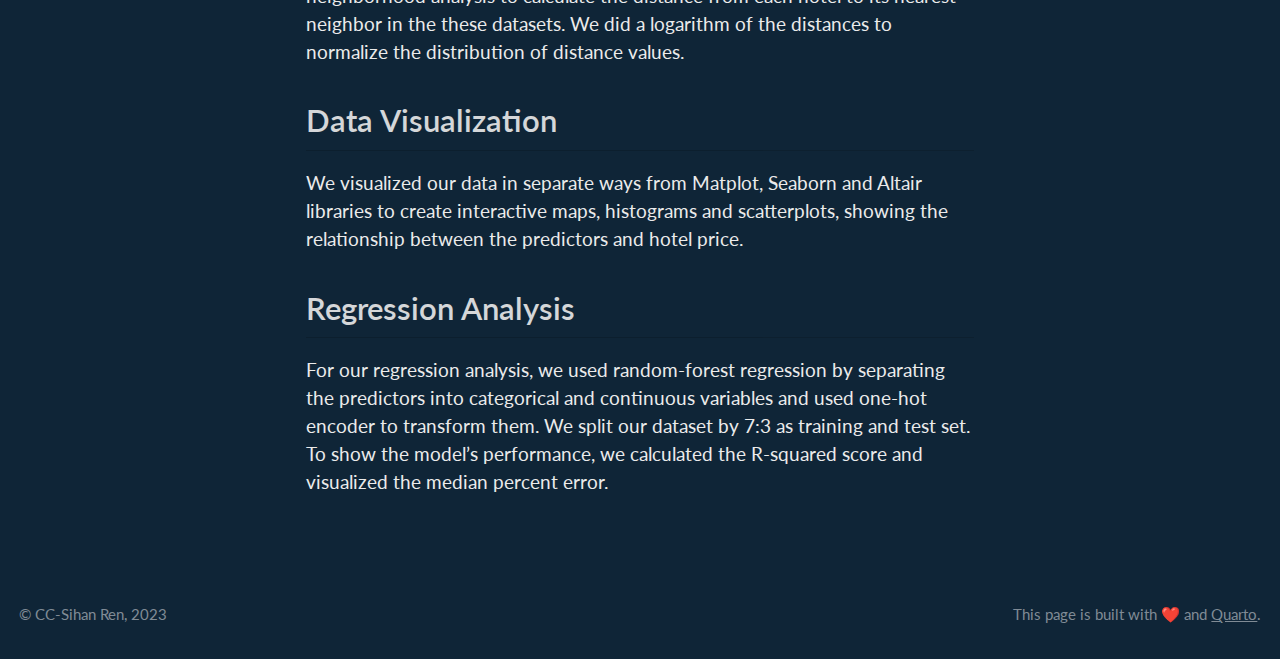
<file: docs/Methods.html>
<!DOCTYPE html>
<html xmlns="http://www.w3.org/1999/xhtml" lang="en" xml:lang="en"><head>

<meta charset="utf-8">
<meta name="generator" content="quarto-1.3.450">

<meta name="viewport" content="width=device-width, initial-scale=1.0, user-scalable=yes">


<title>MUSA 550 Final Project - Methods</title>
<style>
code{white-space: pre-wrap;}
span.smallcaps{font-variant: small-caps;}
div.columns{display: flex; gap: min(4vw, 1.5em);}
div.column{flex: auto; overflow-x: auto;}
div.hanging-indent{margin-left: 1.5em; text-indent: -1.5em;}
ul.task-list{list-style: none;}
ul.task-list li input[type="checkbox"] {
  width: 0.8em;
  margin: 0 0.8em 0.2em -1em; /* quarto-specific, see https://github.com/quarto-dev/quarto-cli/issues/4556 */ 
  vertical-align: middle;
}
</style>


<script src="site_libs/quarto-nav/quarto-nav.js"></script>
<script src="site_libs/clipboard/clipboard.min.js"></script>
<script src="site_libs/quarto-search/autocomplete.umd.js"></script>
<script src="site_libs/quarto-search/fuse.min.js"></script>
<script src="site_libs/quarto-search/quarto-search.js"></script>
<meta name="quarto:offset" content="./">
<script src="site_libs/quarto-html/quarto.js"></script>
<script src="site_libs/quarto-html/popper.min.js"></script>
<script src="site_libs/quarto-html/tippy.umd.min.js"></script>
<script src="site_libs/quarto-html/anchor.min.js"></script>
<link href="site_libs/quarto-html/tippy.css" rel="stylesheet">
<link href="site_libs/quarto-html/quarto-syntax-highlighting-dark.css" rel="stylesheet" id="quarto-text-highlighting-styles">
<script src="site_libs/bootstrap/bootstrap.min.js"></script>
<link href="site_libs/bootstrap/bootstrap-icons.css" rel="stylesheet">
<link href="site_libs/bootstrap/bootstrap.min.css" rel="stylesheet" id="quarto-bootstrap" data-mode="dark">
<script id="quarto-search-options" type="application/json">{
  "location": "sidebar",
  "copy-button": false,
  "collapse-after": 3,
  "panel-placement": "start",
  "type": "textbox",
  "limit": 20,
  "language": {
    "search-no-results-text": "No results",
    "search-matching-documents-text": "matching documents",
    "search-copy-link-title": "Copy link to search",
    "search-hide-matches-text": "Hide additional matches",
    "search-more-match-text": "more match in this document",
    "search-more-matches-text": "more matches in this document",
    "search-clear-button-title": "Clear",
    "search-detached-cancel-button-title": "Cancel",
    "search-submit-button-title": "Submit",
    "search-label": "Search"
  }
}</script>


<link rel="stylesheet" href="styles.css">
</head>

<body class="nav-sidebar floating">

<div id="quarto-search-results"></div>
  <header id="quarto-header" class="headroom fixed-top">
  <nav class="quarto-secondary-nav">
    <div class="container-fluid d-flex">
      <button type="button" class="quarto-btn-toggle btn" data-bs-toggle="collapse" data-bs-target="#quarto-sidebar,#quarto-sidebar-glass" aria-controls="quarto-sidebar" aria-expanded="false" aria-label="Toggle sidebar navigation" onclick="if (window.quartoToggleHeadroom) { window.quartoToggleHeadroom(); }">
        <i class="bi bi-layout-text-sidebar-reverse"></i>
      </button>
      <nav class="quarto-page-breadcrumbs" aria-label="breadcrumb"><ol class="breadcrumb"><li class="breadcrumb-item"><a href="./Methods.html">Methods</a></li></ol></nav>
      <a class="flex-grow-1" role="button" data-bs-toggle="collapse" data-bs-target="#quarto-sidebar,#quarto-sidebar-glass" aria-controls="quarto-sidebar" aria-expanded="false" aria-label="Toggle sidebar navigation" onclick="if (window.quartoToggleHeadroom) { window.quartoToggleHeadroom(); }">      
      </a>
      <button type="button" class="btn quarto-search-button" aria-label="" onclick="window.quartoOpenSearch();">
        <i class="bi bi-search"></i>
      </button>
    </div>
  </nav>
</header>
<!-- content -->
<div id="quarto-content" class="quarto-container page-columns page-rows-contents page-layout-article">
<!-- sidebar -->
  <nav id="quarto-sidebar" class="sidebar collapse collapse-horizontal sidebar-navigation floating overflow-auto">
    <div class="pt-lg-2 mt-2 text-center sidebar-header">
      <a href="./index.html" class="sidebar-logo-link">
      <img src="./images/Miami_beach_1.png" alt="" class="sidebar-logo py-0 d-lg-inline d-none">
      </a>
      <div class="sidebar-tools-main">
    <a href="https://catalog.upenn.edu/graduate/programs/urban-spatial-analytics-musa/" rel="" title="MUSA Website" class="quarto-navigation-tool px-1" aria-label="MUSA Website"><i class="bi bi-globe"></i></a>
</div>
      </div>
        <div class="mt-2 flex-shrink-0 align-items-center">
        <div class="sidebar-search">
        <div id="quarto-search" class="" title="Search"></div>
        </div>
        </div>
    <div class="sidebar-menu-container"> 
    <ul class="list-unstyled mt-1">
        <li class="sidebar-item">
  <div class="sidebar-item-container"> 
  <a href="./index.html" class="sidebar-item-text sidebar-link">
 <span class="menu-text">Introduction</span></a>
  </div>
</li>
        <li class="sidebar-item">
  <div class="sidebar-item-container"> 
  <a href="./Methods.html" class="sidebar-item-text sidebar-link active">
 <span class="menu-text">Methods</span></a>
  </div>
</li>
        <li class="sidebar-item sidebar-item-section">
      <div class="sidebar-item-container"> 
            <a class="sidebar-item-text sidebar-link text-start" data-bs-toggle="collapse" data-bs-target="#quarto-sidebar-section-1" aria-expanded="true">
 <span class="menu-text">Results</span></a>
          <a class="sidebar-item-toggle text-start" data-bs-toggle="collapse" data-bs-target="#quarto-sidebar-section-1" aria-expanded="true" aria-label="Toggle section">
            <i class="bi bi-chevron-right ms-2"></i>
          </a> 
      </div>
      <ul id="quarto-sidebar-section-1" class="collapse list-unstyled sidebar-section depth1 show">  
          <li class="sidebar-item">
  <div class="sidebar-item-container"> 
  <a href="./analysis/Exploratory_Analysis.html" class="sidebar-item-text sidebar-link">
 <span class="menu-text">Data Visualizations</span></a>
  </div>
</li>
          <li class="sidebar-item">
  <div class="sidebar-item-container"> 
  <a href="./analysis/RegressionAnalysis.html" class="sidebar-item-text sidebar-link">
 <span class="menu-text">Regression Analysis</span></a>
  </div>
</li>
      </ul>
  </li>
        <li class="sidebar-item">
  <div class="sidebar-item-container"> 
  <a href="./Limitations.html" class="sidebar-item-text sidebar-link">
 <span class="menu-text">Limitations</span></a>
  </div>
</li>
        <li class="sidebar-item">
  <div class="sidebar-item-container"> 
  <a href="./References.html" class="sidebar-item-text sidebar-link">
 <span class="menu-text">References</span></a>
  </div>
</li>
    </ul>
    </div>
</nav>
<div id="quarto-sidebar-glass" data-bs-toggle="collapse" data-bs-target="#quarto-sidebar,#quarto-sidebar-glass"></div>
<!-- margin-sidebar -->
    <div id="quarto-margin-sidebar" class="sidebar margin-sidebar">
        <nav id="TOC" role="doc-toc" class="toc-active">
    <h2 id="toc-title">On this page</h2>
   
  <ul>
  <li><a href="#data-collection" id="toc-data-collection" class="nav-link active" data-scroll-target="#data-collection">Data Collection</a>
  <ul class="collapse">
  <li><a href="#web-scraping" id="toc-web-scraping" class="nav-link" data-scroll-target="#web-scraping">1. Web Scraping</a></li>
  <li><a href="#google-geocoding-api" id="toc-google-geocoding-api" class="nav-link" data-scroll-target="#google-geocoding-api">2. Google Geocoding API</a></li>
  <li><a href="#census-api" id="toc-census-api" class="nav-link" data-scroll-target="#census-api">3. Census API</a></li>
  <li><a href="#arcgis-open-data" id="toc-arcgis-open-data" class="nav-link" data-scroll-target="#arcgis-open-data">4. ArcGIS Open Data</a></li>
  </ul></li>
  <li><a href="#data-visualization" id="toc-data-visualization" class="nav-link" data-scroll-target="#data-visualization">Data Visualization</a></li>
  <li><a href="#regression-analysis" id="toc-regression-analysis" class="nav-link" data-scroll-target="#regression-analysis">Regression Analysis</a></li>
  </ul>
<div class="toc-actions"><div><i class="bi bi-github"></i></div><div class="action-links"><p><a href="https://github.com/RachelRen-RSH/550-final-quarto-website/blob/main/Methods.qmd" class="toc-action">View source</a></p></div></div></nav>
    </div>
<!-- main -->
<main class="content" id="quarto-document-content">

<header id="title-block-header" class="quarto-title-block default">
<div class="quarto-title">
<h1 class="title">Methods</h1>
</div>



<div class="quarto-title-meta">

    
  
    
  </div>
  

</header>

<p>Our application is constructed with Python and Jupyter notebook. The website is designed in Quarto, and it is published through Github pages. The whole process of developing the application is divided in three steps below.</p>
<section id="data-collection" class="level2">
<h2 class="anchored" data-anchor-id="data-collection">Data Collection</h2>
<section id="web-scraping" class="level3">
<h3 class="anchored" data-anchor-id="web-scraping">1. Web Scraping</h3>
<p>To retrieve the hotel prices during the Christmas holiday season in Miami, we web-scraped Expedia.com, an official website of booking stays and flights, by selecting a one-night stay from December 24th to December 25th in 2023 with one traveler and one room. We used Selenium and BeautifulSoup to extract the information of hotel names, ratings, amenities, and prices from the HTML tags and classes and generated a dataframe with the cleaned data.</p>
<div class="quarto-figure quarto-figure-center">
<figure class="figure">
<p><img src="images/Expedia.png" class="img-fluid figure-img"></p>
<figcaption class="figure-caption">Expedia Query Result Screenshot</figcaption>
</figure>
</div>
</section>
<section id="google-geocoding-api" class="level3">
<h3 class="anchored" data-anchor-id="google-geocoding-api">2. Google Geocoding API</h3>
<p>Since the web-scraped results do not include specific addresses or coordinates of hotels, we used Google Geocoding API to geocode the addresses from the hotel names. Then we withdrawed the coordinates from the geocoding results and joined them by hotel names into the hotel’s dataframe to create a geodataframe with geometries.</p>
</section>
<section id="census-api" class="level3">
<h3 class="anchored" data-anchor-id="census-api">3. Census API</h3>
<p>It is possible that a hotel’s price is related with the wealth level of the belonged neighborhood. Therefore, we retrieved the median household income data by census tracts and joined it with the hotel dataframe.</p>
</section>
<section id="arcgis-open-data" class="level3">
<h3 class="anchored" data-anchor-id="arcgis-open-data">4. ArcGIS Open Data</h3>
<p>Spatial features of parks, shorelines, matro stations, trash complaints, abandoned cars and properties and sexual offenders are all retrieved from County of Miami-Dade ArcGIS Open Data Portal. We performed a nearest-neighborhood analysis to calculate the distance from each hotel to its nearest neighbor in the these datasets. We did a logarithm of the distances to normalize the distribution of distance values.</p>
</section>
</section>
<section id="data-visualization" class="level2">
<h2 class="anchored" data-anchor-id="data-visualization">Data Visualization</h2>
<p>We visualized our data in separate ways from Matplot, Seaborn and Altair libraries to create interactive maps, histograms and scatterplots, showing the relationship between the predictors and hotel price.</p>
</section>
<section id="regression-analysis" class="level2">
<h2 class="anchored" data-anchor-id="regression-analysis">Regression Analysis</h2>
<p>For our regression analysis, we used random-forest regression by separating the predictors into categorical and continuous variables and used one-hot encoder to transform them. We split our dataset by 7:3 as training and test set. To show the model’s performance, we calculated the R-squared score and visualized the median percent error.</p>


</section>

</main> <!-- /main -->
<script id="quarto-html-after-body" type="application/javascript">
window.document.addEventListener("DOMContentLoaded", function (event) {
  const toggleBodyColorMode = (bsSheetEl) => {
    const mode = bsSheetEl.getAttribute("data-mode");
    const bodyEl = window.document.querySelector("body");
    if (mode === "dark") {
      bodyEl.classList.add("quarto-dark");
      bodyEl.classList.remove("quarto-light");
    } else {
      bodyEl.classList.add("quarto-light");
      bodyEl.classList.remove("quarto-dark");
    }
  }
  const toggleBodyColorPrimary = () => {
    const bsSheetEl = window.document.querySelector("link#quarto-bootstrap");
    if (bsSheetEl) {
      toggleBodyColorMode(bsSheetEl);
    }
  }
  toggleBodyColorPrimary();  
  const icon = "";
  const anchorJS = new window.AnchorJS();
  anchorJS.options = {
    placement: 'right',
    icon: icon
  };
  anchorJS.add('.anchored');
  const isCodeAnnotation = (el) => {
    for (const clz of el.classList) {
      if (clz.startsWith('code-annotation-')) {                     
        return true;
      }
    }
    return false;
  }
  const clipboard = new window.ClipboardJS('.code-copy-button', {
    text: function(trigger) {
      const codeEl = trigger.previousElementSibling.cloneNode(true);
      for (const childEl of codeEl.children) {
        if (isCodeAnnotation(childEl)) {
          childEl.remove();
        }
      }
      return codeEl.innerText;
    }
  });
  clipboard.on('success', function(e) {
    // button target
    const button = e.trigger;
    // don't keep focus
    button.blur();
    // flash "checked"
    button.classList.add('code-copy-button-checked');
    var currentTitle = button.getAttribute("title");
    button.setAttribute("title", "Copied!");
    let tooltip;
    if (window.bootstrap) {
      button.setAttribute("data-bs-toggle", "tooltip");
      button.setAttribute("data-bs-placement", "left");
      button.setAttribute("data-bs-title", "Copied!");
      tooltip = new bootstrap.Tooltip(button, 
        { trigger: "manual", 
          customClass: "code-copy-button-tooltip",
          offset: [0, -8]});
      tooltip.show();    
    }
    setTimeout(function() {
      if (tooltip) {
        tooltip.hide();
        button.removeAttribute("data-bs-title");
        button.removeAttribute("data-bs-toggle");
        button.removeAttribute("data-bs-placement");
      }
      button.setAttribute("title", currentTitle);
      button.classList.remove('code-copy-button-checked');
    }, 1000);
    // clear code selection
    e.clearSelection();
  });
  function tippyHover(el, contentFn) {
    const config = {
      allowHTML: true,
      content: contentFn,
      maxWidth: 500,
      delay: 100,
      arrow: false,
      appendTo: function(el) {
          return el.parentElement;
      },
      interactive: true,
      interactiveBorder: 10,
      theme: 'quarto',
      placement: 'bottom-start'
    };
    window.tippy(el, config); 
  }
  const noterefs = window.document.querySelectorAll('a[role="doc-noteref"]');
  for (var i=0; i<noterefs.length; i++) {
    const ref = noterefs[i];
    tippyHover(ref, function() {
      // use id or data attribute instead here
      let href = ref.getAttribute('data-footnote-href') || ref.getAttribute('href');
      try { href = new URL(href).hash; } catch {}
      const id = href.replace(/^#\/?/, "");
      const note = window.document.getElementById(id);
      return note.innerHTML;
    });
  }
      let selectedAnnoteEl;
      const selectorForAnnotation = ( cell, annotation) => {
        let cellAttr = 'data-code-cell="' + cell + '"';
        let lineAttr = 'data-code-annotation="' +  annotation + '"';
        const selector = 'span[' + cellAttr + '][' + lineAttr + ']';
        return selector;
      }
      const selectCodeLines = (annoteEl) => {
        const doc = window.document;
        const targetCell = annoteEl.getAttribute("data-target-cell");
        const targetAnnotation = annoteEl.getAttribute("data-target-annotation");
        const annoteSpan = window.document.querySelector(selectorForAnnotation(targetCell, targetAnnotation));
        const lines = annoteSpan.getAttribute("data-code-lines").split(",");
        const lineIds = lines.map((line) => {
          return targetCell + "-" + line;
        })
        let top = null;
        let height = null;
        let parent = null;
        if (lineIds.length > 0) {
            //compute the position of the single el (top and bottom and make a div)
            const el = window.document.getElementById(lineIds[0]);
            top = el.offsetTop;
            height = el.offsetHeight;
            parent = el.parentElement.parentElement;
          if (lineIds.length > 1) {
            const lastEl = window.document.getElementById(lineIds[lineIds.length - 1]);
            const bottom = lastEl.offsetTop + lastEl.offsetHeight;
            height = bottom - top;
          }
          if (top !== null && height !== null && parent !== null) {
            // cook up a div (if necessary) and position it 
            let div = window.document.getElementById("code-annotation-line-highlight");
            if (div === null) {
              div = window.document.createElement("div");
              div.setAttribute("id", "code-annotation-line-highlight");
              div.style.position = 'absolute';
              parent.appendChild(div);
            }
            div.style.top = top - 2 + "px";
            div.style.height = height + 4 + "px";
            let gutterDiv = window.document.getElementById("code-annotation-line-highlight-gutter");
            if (gutterDiv === null) {
              gutterDiv = window.document.createElement("div");
              gutterDiv.setAttribute("id", "code-annotation-line-highlight-gutter");
              gutterDiv.style.position = 'absolute';
              const codeCell = window.document.getElementById(targetCell);
              const gutter = codeCell.querySelector('.code-annotation-gutter');
              gutter.appendChild(gutterDiv);
            }
            gutterDiv.style.top = top - 2 + "px";
            gutterDiv.style.height = height + 4 + "px";
          }
          selectedAnnoteEl = annoteEl;
        }
      };
      const unselectCodeLines = () => {
        const elementsIds = ["code-annotation-line-highlight", "code-annotation-line-highlight-gutter"];
        elementsIds.forEach((elId) => {
          const div = window.document.getElementById(elId);
          if (div) {
            div.remove();
          }
        });
        selectedAnnoteEl = undefined;
      };
      // Attach click handler to the DT
      const annoteDls = window.document.querySelectorAll('dt[data-target-cell]');
      for (const annoteDlNode of annoteDls) {
        annoteDlNode.addEventListener('click', (event) => {
          const clickedEl = event.target;
          if (clickedEl !== selectedAnnoteEl) {
            unselectCodeLines();
            const activeEl = window.document.querySelector('dt[data-target-cell].code-annotation-active');
            if (activeEl) {
              activeEl.classList.remove('code-annotation-active');
            }
            selectCodeLines(clickedEl);
            clickedEl.classList.add('code-annotation-active');
          } else {
            // Unselect the line
            unselectCodeLines();
            clickedEl.classList.remove('code-annotation-active');
          }
        });
      }
  const findCites = (el) => {
    const parentEl = el.parentElement;
    if (parentEl) {
      const cites = parentEl.dataset.cites;
      if (cites) {
        return {
          el,
          cites: cites.split(' ')
        };
      } else {
        return findCites(el.parentElement)
      }
    } else {
      return undefined;
    }
  };
  var bibliorefs = window.document.querySelectorAll('a[role="doc-biblioref"]');
  for (var i=0; i<bibliorefs.length; i++) {
    const ref = bibliorefs[i];
    const citeInfo = findCites(ref);
    if (citeInfo) {
      tippyHover(citeInfo.el, function() {
        var popup = window.document.createElement('div');
        citeInfo.cites.forEach(function(cite) {
          var citeDiv = window.document.createElement('div');
          citeDiv.classList.add('hanging-indent');
          citeDiv.classList.add('csl-entry');
          var biblioDiv = window.document.getElementById('ref-' + cite);
          if (biblioDiv) {
            citeDiv.innerHTML = biblioDiv.innerHTML;
          }
          popup.appendChild(citeDiv);
        });
        return popup.innerHTML;
      });
    }
  }
});
</script>
</div> <!-- /content -->
<footer class="footer">
  <div class="nav-footer">
    <div class="nav-footer-left">© CC-Sihan Ren, 2023</div>   
    <div class="nav-footer-center">
      &nbsp;
    </div>
    <div class="nav-footer-right">This page is built with ❤️ and <a href="https://quarto.org/">Quarto</a>.</div>
  </div>
</footer>



</body></html>
</file>
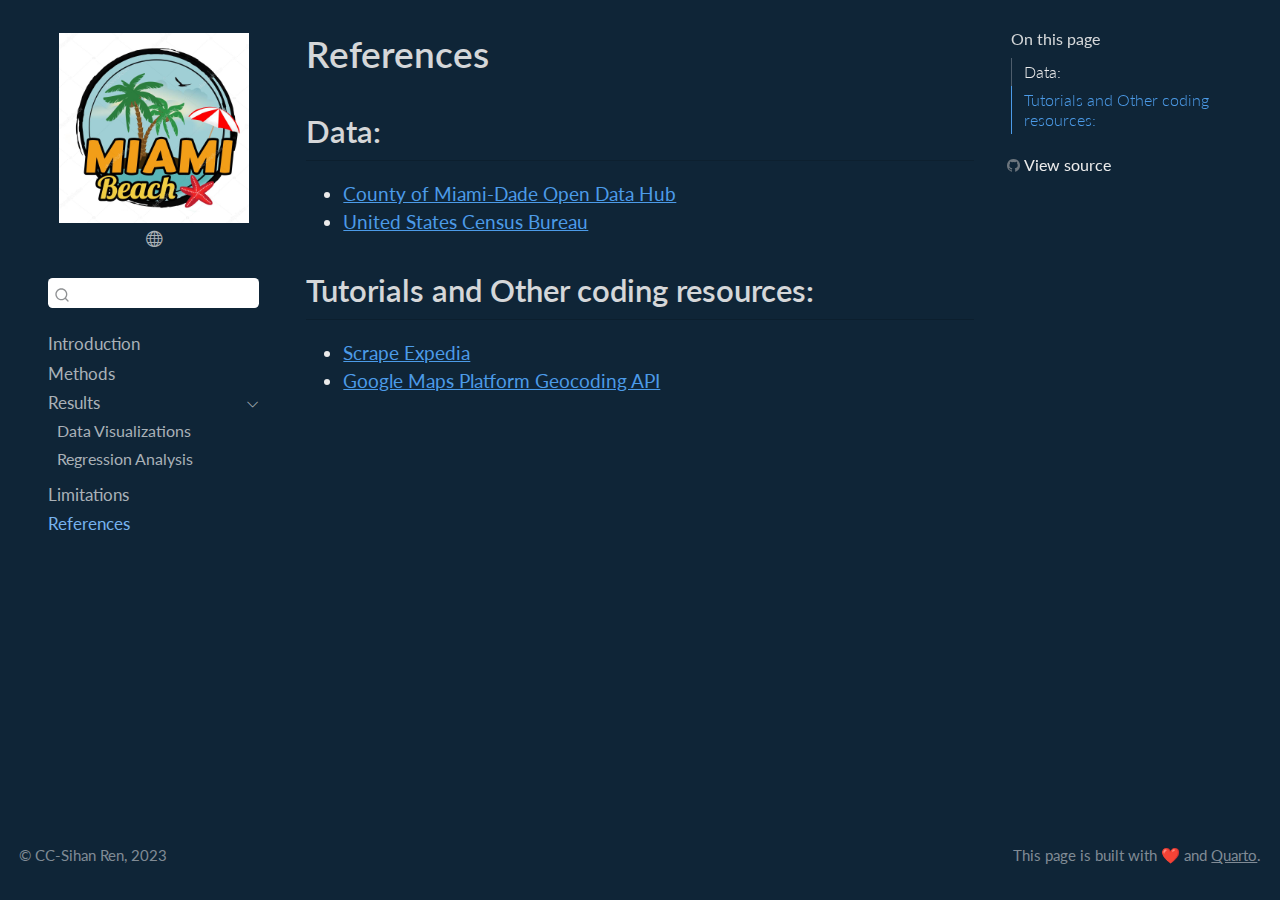
<file: docs/References.html>
<!DOCTYPE html>
<html xmlns="http://www.w3.org/1999/xhtml" lang="en" xml:lang="en"><head>

<meta charset="utf-8">
<meta name="generator" content="quarto-1.3.450">

<meta name="viewport" content="width=device-width, initial-scale=1.0, user-scalable=yes">


<title>MUSA 550 Final Project - References</title>
<style>
code{white-space: pre-wrap;}
span.smallcaps{font-variant: small-caps;}
div.columns{display: flex; gap: min(4vw, 1.5em);}
div.column{flex: auto; overflow-x: auto;}
div.hanging-indent{margin-left: 1.5em; text-indent: -1.5em;}
ul.task-list{list-style: none;}
ul.task-list li input[type="checkbox"] {
  width: 0.8em;
  margin: 0 0.8em 0.2em -1em; /* quarto-specific, see https://github.com/quarto-dev/quarto-cli/issues/4556 */ 
  vertical-align: middle;
}
</style>


<script src="site_libs/quarto-nav/quarto-nav.js"></script>
<script src="site_libs/clipboard/clipboard.min.js"></script>
<script src="site_libs/quarto-search/autocomplete.umd.js"></script>
<script src="site_libs/quarto-search/fuse.min.js"></script>
<script src="site_libs/quarto-search/quarto-search.js"></script>
<meta name="quarto:offset" content="./">
<script src="site_libs/quarto-html/quarto.js"></script>
<script src="site_libs/quarto-html/popper.min.js"></script>
<script src="site_libs/quarto-html/tippy.umd.min.js"></script>
<script src="site_libs/quarto-html/anchor.min.js"></script>
<link href="site_libs/quarto-html/tippy.css" rel="stylesheet">
<link href="site_libs/quarto-html/quarto-syntax-highlighting-dark.css" rel="stylesheet" id="quarto-text-highlighting-styles">
<script src="site_libs/bootstrap/bootstrap.min.js"></script>
<link href="site_libs/bootstrap/bootstrap-icons.css" rel="stylesheet">
<link href="site_libs/bootstrap/bootstrap.min.css" rel="stylesheet" id="quarto-bootstrap" data-mode="dark">
<script id="quarto-search-options" type="application/json">{
  "location": "sidebar",
  "copy-button": false,
  "collapse-after": 3,
  "panel-placement": "start",
  "type": "textbox",
  "limit": 20,
  "language": {
    "search-no-results-text": "No results",
    "search-matching-documents-text": "matching documents",
    "search-copy-link-title": "Copy link to search",
    "search-hide-matches-text": "Hide additional matches",
    "search-more-match-text": "more match in this document",
    "search-more-matches-text": "more matches in this document",
    "search-clear-button-title": "Clear",
    "search-detached-cancel-button-title": "Cancel",
    "search-submit-button-title": "Submit",
    "search-label": "Search"
  }
}</script>


<link rel="stylesheet" href="styles.css">
</head>

<body class="nav-sidebar floating">

<div id="quarto-search-results"></div>
  <header id="quarto-header" class="headroom fixed-top">
  <nav class="quarto-secondary-nav">
    <div class="container-fluid d-flex">
      <button type="button" class="quarto-btn-toggle btn" data-bs-toggle="collapse" data-bs-target="#quarto-sidebar,#quarto-sidebar-glass" aria-controls="quarto-sidebar" aria-expanded="false" aria-label="Toggle sidebar navigation" onclick="if (window.quartoToggleHeadroom) { window.quartoToggleHeadroom(); }">
        <i class="bi bi-layout-text-sidebar-reverse"></i>
      </button>
      <nav class="quarto-page-breadcrumbs" aria-label="breadcrumb"><ol class="breadcrumb"><li class="breadcrumb-item"><a href="./References.html">References</a></li></ol></nav>
      <a class="flex-grow-1" role="button" data-bs-toggle="collapse" data-bs-target="#quarto-sidebar,#quarto-sidebar-glass" aria-controls="quarto-sidebar" aria-expanded="false" aria-label="Toggle sidebar navigation" onclick="if (window.quartoToggleHeadroom) { window.quartoToggleHeadroom(); }">      
      </a>
      <button type="button" class="btn quarto-search-button" aria-label="" onclick="window.quartoOpenSearch();">
        <i class="bi bi-search"></i>
      </button>
    </div>
  </nav>
</header>
<!-- content -->
<div id="quarto-content" class="quarto-container page-columns page-rows-contents page-layout-article">
<!-- sidebar -->
  <nav id="quarto-sidebar" class="sidebar collapse collapse-horizontal sidebar-navigation floating overflow-auto">
    <div class="pt-lg-2 mt-2 text-center sidebar-header">
      <a href="./index.html" class="sidebar-logo-link">
      <img src="./images/Miami_beach_1.png" alt="" class="sidebar-logo py-0 d-lg-inline d-none">
      </a>
      <div class="sidebar-tools-main">
    <a href="https://catalog.upenn.edu/graduate/programs/urban-spatial-analytics-musa/" rel="" title="MUSA Website" class="quarto-navigation-tool px-1" aria-label="MUSA Website"><i class="bi bi-globe"></i></a>
</div>
      </div>
        <div class="mt-2 flex-shrink-0 align-items-center">
        <div class="sidebar-search">
        <div id="quarto-search" class="" title="Search"></div>
        </div>
        </div>
    <div class="sidebar-menu-container"> 
    <ul class="list-unstyled mt-1">
        <li class="sidebar-item">
  <div class="sidebar-item-container"> 
  <a href="./index.html" class="sidebar-item-text sidebar-link">
 <span class="menu-text">Introduction</span></a>
  </div>
</li>
        <li class="sidebar-item">
  <div class="sidebar-item-container"> 
  <a href="./Methods.html" class="sidebar-item-text sidebar-link">
 <span class="menu-text">Methods</span></a>
  </div>
</li>
        <li class="sidebar-item sidebar-item-section">
      <div class="sidebar-item-container"> 
            <a class="sidebar-item-text sidebar-link text-start" data-bs-toggle="collapse" data-bs-target="#quarto-sidebar-section-1" aria-expanded="true">
 <span class="menu-text">Results</span></a>
          <a class="sidebar-item-toggle text-start" data-bs-toggle="collapse" data-bs-target="#quarto-sidebar-section-1" aria-expanded="true" aria-label="Toggle section">
            <i class="bi bi-chevron-right ms-2"></i>
          </a> 
      </div>
      <ul id="quarto-sidebar-section-1" class="collapse list-unstyled sidebar-section depth1 show">  
          <li class="sidebar-item">
  <div class="sidebar-item-container"> 
  <a href="./analysis/Exploratory_Analysis.html" class="sidebar-item-text sidebar-link">
 <span class="menu-text">Data Visualizations</span></a>
  </div>
</li>
          <li class="sidebar-item">
  <div class="sidebar-item-container"> 
  <a href="./analysis/RegressionAnalysis.html" class="sidebar-item-text sidebar-link">
 <span class="menu-text">Regression Analysis</span></a>
  </div>
</li>
      </ul>
  </li>
        <li class="sidebar-item">
  <div class="sidebar-item-container"> 
  <a href="./Limitations.html" class="sidebar-item-text sidebar-link">
 <span class="menu-text">Limitations</span></a>
  </div>
</li>
        <li class="sidebar-item">
  <div class="sidebar-item-container"> 
  <a href="./References.html" class="sidebar-item-text sidebar-link active">
 <span class="menu-text">References</span></a>
  </div>
</li>
    </ul>
    </div>
</nav>
<div id="quarto-sidebar-glass" data-bs-toggle="collapse" data-bs-target="#quarto-sidebar,#quarto-sidebar-glass"></div>
<!-- margin-sidebar -->
    <div id="quarto-margin-sidebar" class="sidebar margin-sidebar">
        <nav id="TOC" role="doc-toc" class="toc-active">
    <h2 id="toc-title">On this page</h2>
   
  <ul>
  <li><a href="#data" id="toc-data" class="nav-link active" data-scroll-target="#data">Data:</a></li>
  <li><a href="#tutorials-and-other-coding-resources" id="toc-tutorials-and-other-coding-resources" class="nav-link" data-scroll-target="#tutorials-and-other-coding-resources">Tutorials and Other coding resources:</a></li>
  </ul>
<div class="toc-actions"><div><i class="bi bi-github"></i></div><div class="action-links"><p><a href="https://github.com/RachelRen-RSH/550-final-quarto-website/blob/main/References.qmd" class="toc-action">View source</a></p></div></div></nav>
    </div>
<!-- main -->
<main class="content" id="quarto-document-content">

<header id="title-block-header" class="quarto-title-block default">
<div class="quarto-title">
<h1 class="title">References</h1>
</div>



<div class="quarto-title-meta">

    
  
    
  </div>
  

</header>

<section id="data" class="level2">
<h2 class="anchored" data-anchor-id="data">Data:</h2>
<ul>
<li><a href="https://gis-mdc.opendata.arcgis.com/">County of Miami-Dade Open Data Hub</a></li>
<li><a href="https://data.census.gov/">United States Census Bureau</a></li>
</ul>
</section>
<section id="tutorials-and-other-coding-resources" class="level2">
<h2 class="anchored" data-anchor-id="tutorials-and-other-coding-resources">Tutorials and Other coding resources:</h2>
<ul>
<li><a href="https://www.scrapingdog.com/blog/scrape-expedia/">Scrape Expedia</a></li>
<li><a href="https://developers.google.com/maps/documentation/geocoding">Google Maps Platform Geocoding API</a></li>
</ul>


</section>

</main> <!-- /main -->
<script id="quarto-html-after-body" type="application/javascript">
window.document.addEventListener("DOMContentLoaded", function (event) {
  const toggleBodyColorMode = (bsSheetEl) => {
    const mode = bsSheetEl.getAttribute("data-mode");
    const bodyEl = window.document.querySelector("body");
    if (mode === "dark") {
      bodyEl.classList.add("quarto-dark");
      bodyEl.classList.remove("quarto-light");
    } else {
      bodyEl.classList.add("quarto-light");
      bodyEl.classList.remove("quarto-dark");
    }
  }
  const toggleBodyColorPrimary = () => {
    const bsSheetEl = window.document.querySelector("link#quarto-bootstrap");
    if (bsSheetEl) {
      toggleBodyColorMode(bsSheetEl);
    }
  }
  toggleBodyColorPrimary();  
  const icon = "";
  const anchorJS = new window.AnchorJS();
  anchorJS.options = {
    placement: 'right',
    icon: icon
  };
  anchorJS.add('.anchored');
  const isCodeAnnotation = (el) => {
    for (const clz of el.classList) {
      if (clz.startsWith('code-annotation-')) {                     
        return true;
      }
    }
    return false;
  }
  const clipboard = new window.ClipboardJS('.code-copy-button', {
    text: function(trigger) {
      const codeEl = trigger.previousElementSibling.cloneNode(true);
      for (const childEl of codeEl.children) {
        if (isCodeAnnotation(childEl)) {
          childEl.remove();
        }
      }
      return codeEl.innerText;
    }
  });
  clipboard.on('success', function(e) {
    // button target
    const button = e.trigger;
    // don't keep focus
    button.blur();
    // flash "checked"
    button.classList.add('code-copy-button-checked');
    var currentTitle = button.getAttribute("title");
    button.setAttribute("title", "Copied!");
    let tooltip;
    if (window.bootstrap) {
      button.setAttribute("data-bs-toggle", "tooltip");
      button.setAttribute("data-bs-placement", "left");
      button.setAttribute("data-bs-title", "Copied!");
      tooltip = new bootstrap.Tooltip(button, 
        { trigger: "manual", 
          customClass: "code-copy-button-tooltip",
          offset: [0, -8]});
      tooltip.show();    
    }
    setTimeout(function() {
      if (tooltip) {
        tooltip.hide();
        button.removeAttribute("data-bs-title");
        button.removeAttribute("data-bs-toggle");
        button.removeAttribute("data-bs-placement");
      }
      button.setAttribute("title", currentTitle);
      button.classList.remove('code-copy-button-checked');
    }, 1000);
    // clear code selection
    e.clearSelection();
  });
  function tippyHover(el, contentFn) {
    const config = {
      allowHTML: true,
      content: contentFn,
      maxWidth: 500,
      delay: 100,
      arrow: false,
      appendTo: function(el) {
          return el.parentElement;
      },
      interactive: true,
      interactiveBorder: 10,
      theme: 'quarto',
      placement: 'bottom-start'
    };
    window.tippy(el, config); 
  }
  const noterefs = window.document.querySelectorAll('a[role="doc-noteref"]');
  for (var i=0; i<noterefs.length; i++) {
    const ref = noterefs[i];
    tippyHover(ref, function() {
      // use id or data attribute instead here
      let href = ref.getAttribute('data-footnote-href') || ref.getAttribute('href');
      try { href = new URL(href).hash; } catch {}
      const id = href.replace(/^#\/?/, "");
      const note = window.document.getElementById(id);
      return note.innerHTML;
    });
  }
      let selectedAnnoteEl;
      const selectorForAnnotation = ( cell, annotation) => {
        let cellAttr = 'data-code-cell="' + cell + '"';
        let lineAttr = 'data-code-annotation="' +  annotation + '"';
        const selector = 'span[' + cellAttr + '][' + lineAttr + ']';
        return selector;
      }
      const selectCodeLines = (annoteEl) => {
        const doc = window.document;
        const targetCell = annoteEl.getAttribute("data-target-cell");
        const targetAnnotation = annoteEl.getAttribute("data-target-annotation");
        const annoteSpan = window.document.querySelector(selectorForAnnotation(targetCell, targetAnnotation));
        const lines = annoteSpan.getAttribute("data-code-lines").split(",");
        const lineIds = lines.map((line) => {
          return targetCell + "-" + line;
        })
        let top = null;
        let height = null;
        let parent = null;
        if (lineIds.length > 0) {
            //compute the position of the single el (top and bottom and make a div)
            const el = window.document.getElementById(lineIds[0]);
            top = el.offsetTop;
            height = el.offsetHeight;
            parent = el.parentElement.parentElement;
          if (lineIds.length > 1) {
            const lastEl = window.document.getElementById(lineIds[lineIds.length - 1]);
            const bottom = lastEl.offsetTop + lastEl.offsetHeight;
            height = bottom - top;
          }
          if (top !== null && height !== null && parent !== null) {
            // cook up a div (if necessary) and position it 
            let div = window.document.getElementById("code-annotation-line-highlight");
            if (div === null) {
              div = window.document.createElement("div");
              div.setAttribute("id", "code-annotation-line-highlight");
              div.style.position = 'absolute';
              parent.appendChild(div);
            }
            div.style.top = top - 2 + "px";
            div.style.height = height + 4 + "px";
            let gutterDiv = window.document.getElementById("code-annotation-line-highlight-gutter");
            if (gutterDiv === null) {
              gutterDiv = window.document.createElement("div");
              gutterDiv.setAttribute("id", "code-annotation-line-highlight-gutter");
              gutterDiv.style.position = 'absolute';
              const codeCell = window.document.getElementById(targetCell);
              const gutter = codeCell.querySelector('.code-annotation-gutter');
              gutter.appendChild(gutterDiv);
            }
            gutterDiv.style.top = top - 2 + "px";
            gutterDiv.style.height = height + 4 + "px";
          }
          selectedAnnoteEl = annoteEl;
        }
      };
      const unselectCodeLines = () => {
        const elementsIds = ["code-annotation-line-highlight", "code-annotation-line-highlight-gutter"];
        elementsIds.forEach((elId) => {
          const div = window.document.getElementById(elId);
          if (div) {
            div.remove();
          }
        });
        selectedAnnoteEl = undefined;
      };
      // Attach click handler to the DT
      const annoteDls = window.document.querySelectorAll('dt[data-target-cell]');
      for (const annoteDlNode of annoteDls) {
        annoteDlNode.addEventListener('click', (event) => {
          const clickedEl = event.target;
          if (clickedEl !== selectedAnnoteEl) {
            unselectCodeLines();
            const activeEl = window.document.querySelector('dt[data-target-cell].code-annotation-active');
            if (activeEl) {
              activeEl.classList.remove('code-annotation-active');
            }
            selectCodeLines(clickedEl);
            clickedEl.classList.add('code-annotation-active');
          } else {
            // Unselect the line
            unselectCodeLines();
            clickedEl.classList.remove('code-annotation-active');
          }
        });
      }
  const findCites = (el) => {
    const parentEl = el.parentElement;
    if (parentEl) {
      const cites = parentEl.dataset.cites;
      if (cites) {
        return {
          el,
          cites: cites.split(' ')
        };
      } else {
        return findCites(el.parentElement)
      }
    } else {
      return undefined;
    }
  };
  var bibliorefs = window.document.querySelectorAll('a[role="doc-biblioref"]');
  for (var i=0; i<bibliorefs.length; i++) {
    const ref = bibliorefs[i];
    const citeInfo = findCites(ref);
    if (citeInfo) {
      tippyHover(citeInfo.el, function() {
        var popup = window.document.createElement('div');
        citeInfo.cites.forEach(function(cite) {
          var citeDiv = window.document.createElement('div');
          citeDiv.classList.add('hanging-indent');
          citeDiv.classList.add('csl-entry');
          var biblioDiv = window.document.getElementById('ref-' + cite);
          if (biblioDiv) {
            citeDiv.innerHTML = biblioDiv.innerHTML;
          }
          popup.appendChild(citeDiv);
        });
        return popup.innerHTML;
      });
    }
  }
});
</script>
</div> <!-- /content -->
<footer class="footer">
  <div class="nav-footer">
    <div class="nav-footer-left">© CC-Sihan Ren, 2023</div>   
    <div class="nav-footer-center">
      &nbsp;
    </div>
    <div class="nav-footer-right">This page is built with ❤️ and <a href="https://quarto.org/">Quarto</a>.</div>
  </div>
</footer>



</body></html>
</file>
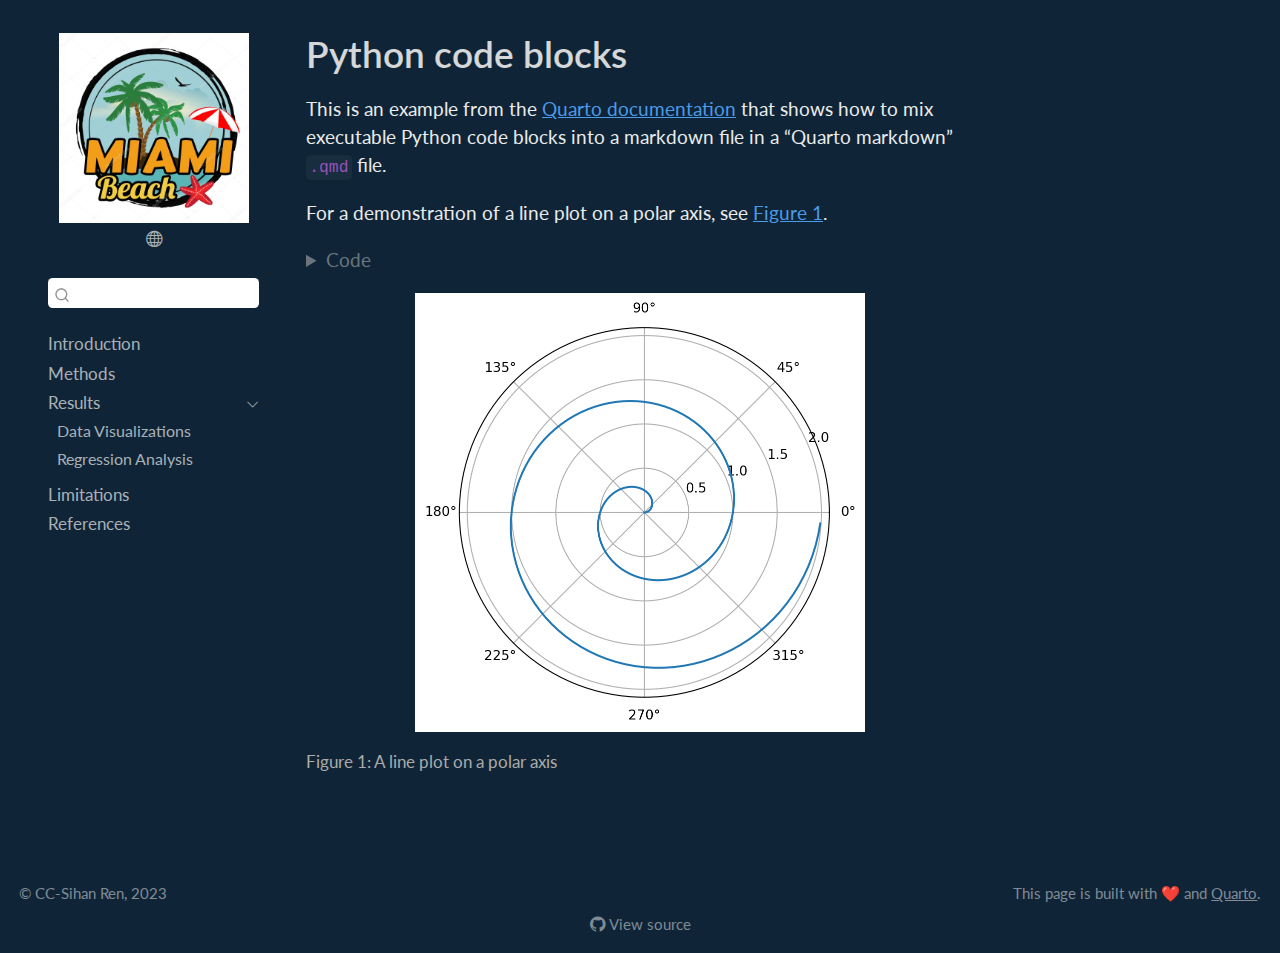
<file: docs/analysis/1-python-code-blocks.html>
<!DOCTYPE html>
<html xmlns="http://www.w3.org/1999/xhtml" lang="en" xml:lang="en"><head>

<meta charset="utf-8">
<meta name="generator" content="quarto-1.3.450">

<meta name="viewport" content="width=device-width, initial-scale=1.0, user-scalable=yes">


<title>MUSA 550 Final Project - Python code blocks</title>
<style>
code{white-space: pre-wrap;}
span.smallcaps{font-variant: small-caps;}
div.columns{display: flex; gap: min(4vw, 1.5em);}
div.column{flex: auto; overflow-x: auto;}
div.hanging-indent{margin-left: 1.5em; text-indent: -1.5em;}
ul.task-list{list-style: none;}
ul.task-list li input[type="checkbox"] {
  width: 0.8em;
  margin: 0 0.8em 0.2em -1em; /* quarto-specific, see https://github.com/quarto-dev/quarto-cli/issues/4556 */ 
  vertical-align: middle;
}
/* CSS for syntax highlighting */
pre > code.sourceCode { white-space: pre; position: relative; }
pre > code.sourceCode > span { display: inline-block; line-height: 1.25; }
pre > code.sourceCode > span:empty { height: 1.2em; }
.sourceCode { overflow: visible; }
code.sourceCode > span { color: inherit; text-decoration: inherit; }
div.sourceCode { margin: 1em 0; }
pre.sourceCode { margin: 0; }
@media screen {
div.sourceCode { overflow: auto; }
}
@media print {
pre > code.sourceCode { white-space: pre-wrap; }
pre > code.sourceCode > span { text-indent: -5em; padding-left: 5em; }
}
pre.numberSource code
  { counter-reset: source-line 0; }
pre.numberSource code > span
  { position: relative; left: -4em; counter-increment: source-line; }
pre.numberSource code > span > a:first-child::before
  { content: counter(source-line);
    position: relative; left: -1em; text-align: right; vertical-align: baseline;
    border: none; display: inline-block;
    -webkit-touch-callout: none; -webkit-user-select: none;
    -khtml-user-select: none; -moz-user-select: none;
    -ms-user-select: none; user-select: none;
    padding: 0 4px; width: 4em;
  }
pre.numberSource { margin-left: 3em;  padding-left: 4px; }
div.sourceCode
  {   }
@media screen {
pre > code.sourceCode > span > a:first-child::before { text-decoration: underline; }
}
</style>


<script src="../site_libs/quarto-nav/quarto-nav.js"></script>
<script src="../site_libs/clipboard/clipboard.min.js"></script>
<script src="../site_libs/quarto-search/autocomplete.umd.js"></script>
<script src="../site_libs/quarto-search/fuse.min.js"></script>
<script src="../site_libs/quarto-search/quarto-search.js"></script>
<meta name="quarto:offset" content="../">
<script src="../site_libs/quarto-html/quarto.js"></script>
<script src="../site_libs/quarto-html/popper.min.js"></script>
<script src="../site_libs/quarto-html/tippy.umd.min.js"></script>
<script src="../site_libs/quarto-html/anchor.min.js"></script>
<link href="../site_libs/quarto-html/tippy.css" rel="stylesheet">
<link href="../site_libs/quarto-html/quarto-syntax-highlighting-dark.css" rel="stylesheet" id="quarto-text-highlighting-styles">
<script src="../site_libs/bootstrap/bootstrap.min.js"></script>
<link href="../site_libs/bootstrap/bootstrap-icons.css" rel="stylesheet">
<link href="../site_libs/bootstrap/bootstrap.min.css" rel="stylesheet" id="quarto-bootstrap" data-mode="dark">
<script id="quarto-search-options" type="application/json">{
  "location": "sidebar",
  "copy-button": false,
  "collapse-after": 3,
  "panel-placement": "start",
  "type": "textbox",
  "limit": 20,
  "language": {
    "search-no-results-text": "No results",
    "search-matching-documents-text": "matching documents",
    "search-copy-link-title": "Copy link to search",
    "search-hide-matches-text": "Hide additional matches",
    "search-more-match-text": "more match in this document",
    "search-more-matches-text": "more matches in this document",
    "search-clear-button-title": "Clear",
    "search-detached-cancel-button-title": "Cancel",
    "search-submit-button-title": "Submit",
    "search-label": "Search"
  }
}</script>


<link rel="stylesheet" href="../styles.css">
</head>

<body class="nav-sidebar floating">

<div id="quarto-search-results"></div>
  <header id="quarto-header" class="headroom fixed-top">
  <nav class="quarto-secondary-nav">
    <div class="container-fluid d-flex">
      <button type="button" class="quarto-btn-toggle btn" data-bs-toggle="collapse" data-bs-target="#quarto-sidebar,#quarto-sidebar-glass" aria-controls="quarto-sidebar" aria-expanded="false" aria-label="Toggle sidebar navigation" onclick="if (window.quartoToggleHeadroom) { window.quartoToggleHeadroom(); }">
        <i class="bi bi-layout-text-sidebar-reverse"></i>
      </button>
      <nav class="quarto-page-breadcrumbs" aria-label="breadcrumb"><ol class="breadcrumb"><li class="breadcrumb-item">Python code blocks</li></ol></nav>
      <a class="flex-grow-1" role="button" data-bs-toggle="collapse" data-bs-target="#quarto-sidebar,#quarto-sidebar-glass" aria-controls="quarto-sidebar" aria-expanded="false" aria-label="Toggle sidebar navigation" onclick="if (window.quartoToggleHeadroom) { window.quartoToggleHeadroom(); }">      
      </a>
      <button type="button" class="btn quarto-search-button" aria-label="" onclick="window.quartoOpenSearch();">
        <i class="bi bi-search"></i>
      </button>
    </div>
  </nav>
</header>
<!-- content -->
<div id="quarto-content" class="quarto-container page-columns page-rows-contents page-layout-article">
<!-- sidebar -->
  <nav id="quarto-sidebar" class="sidebar collapse collapse-horizontal sidebar-navigation floating overflow-auto">
    <div class="pt-lg-2 mt-2 text-center sidebar-header">
      <a href="../index.html" class="sidebar-logo-link">
      <img src="../images/Miami_beach_1.png" alt="" class="sidebar-logo py-0 d-lg-inline d-none">
      </a>
      <div class="sidebar-tools-main">
    <a href="https://catalog.upenn.edu/graduate/programs/urban-spatial-analytics-musa/" rel="" title="MUSA Website" class="quarto-navigation-tool px-1" aria-label="MUSA Website"><i class="bi bi-globe"></i></a>
</div>
      </div>
        <div class="mt-2 flex-shrink-0 align-items-center">
        <div class="sidebar-search">
        <div id="quarto-search" class="" title="Search"></div>
        </div>
        </div>
    <div class="sidebar-menu-container"> 
    <ul class="list-unstyled mt-1">
        <li class="sidebar-item">
  <div class="sidebar-item-container"> 
  <a href="../index.html" class="sidebar-item-text sidebar-link">
 <span class="menu-text">Introduction</span></a>
  </div>
</li>
        <li class="sidebar-item">
  <div class="sidebar-item-container"> 
  <a href="../Methods.html" class="sidebar-item-text sidebar-link">
 <span class="menu-text">Methods</span></a>
  </div>
</li>
        <li class="sidebar-item sidebar-item-section">
      <div class="sidebar-item-container"> 
            <a class="sidebar-item-text sidebar-link text-start" data-bs-toggle="collapse" data-bs-target="#quarto-sidebar-section-1" aria-expanded="true">
 <span class="menu-text">Results</span></a>
          <a class="sidebar-item-toggle text-start" data-bs-toggle="collapse" data-bs-target="#quarto-sidebar-section-1" aria-expanded="true" aria-label="Toggle section">
            <i class="bi bi-chevron-right ms-2"></i>
          </a> 
      </div>
      <ul id="quarto-sidebar-section-1" class="collapse list-unstyled sidebar-section depth1 show">  
          <li class="sidebar-item">
  <div class="sidebar-item-container"> 
  <a href="../analysis/Exploratory_Analysis.html" class="sidebar-item-text sidebar-link">
 <span class="menu-text">Data Visualizations</span></a>
  </div>
</li>
          <li class="sidebar-item">
  <div class="sidebar-item-container"> 
  <a href="../analysis/RegressionAnalysis.html" class="sidebar-item-text sidebar-link">
 <span class="menu-text">Regression Analysis</span></a>
  </div>
</li>
      </ul>
  </li>
        <li class="sidebar-item">
  <div class="sidebar-item-container"> 
  <a href="../Limitations.html" class="sidebar-item-text sidebar-link">
 <span class="menu-text">Limitations</span></a>
  </div>
</li>
        <li class="sidebar-item">
  <div class="sidebar-item-container"> 
  <a href="../References.html" class="sidebar-item-text sidebar-link">
 <span class="menu-text">References</span></a>
  </div>
</li>
    </ul>
    </div>
</nav>
<div id="quarto-sidebar-glass" data-bs-toggle="collapse" data-bs-target="#quarto-sidebar,#quarto-sidebar-glass"></div>
<!-- margin-sidebar -->
    <div id="quarto-margin-sidebar" class="sidebar margin-sidebar">
        
    </div>
<!-- main -->
<main class="content" id="quarto-document-content">

<header id="title-block-header" class="quarto-title-block default">
<div class="quarto-title">
<h1 class="title">Python code blocks</h1>
</div>



<div class="quarto-title-meta">

    
  
    
  </div>
  

</header>

<p>This is an example from the <a href="https://quarto.org/docs/computations/python.html">Quarto documentation</a> that shows how to mix executable Python code blocks into a markdown file in a “Quarto markdown” <code>.qmd</code> file.</p>
<p>For a demonstration of a line plot on a polar axis, see <a href="#fig-polar">Figure&nbsp;1</a>.</p>
<div class="cell" data-execution_count="1">
<details>
<summary>Code</summary>
<div class="sourceCode cell-code" id="cb1"><pre class="sourceCode python code-with-copy"><code class="sourceCode python"><span id="cb1-1"><a href="#cb1-1" aria-hidden="true" tabindex="-1"></a><span class="im">import</span> numpy <span class="im">as</span> np</span>
<span id="cb1-2"><a href="#cb1-2" aria-hidden="true" tabindex="-1"></a><span class="im">import</span> matplotlib.pyplot <span class="im">as</span> plt</span>
<span id="cb1-3"><a href="#cb1-3" aria-hidden="true" tabindex="-1"></a></span>
<span id="cb1-4"><a href="#cb1-4" aria-hidden="true" tabindex="-1"></a>r <span class="op">=</span> np.arange(<span class="dv">0</span>, <span class="dv">2</span>, <span class="fl">0.01</span>)</span>
<span id="cb1-5"><a href="#cb1-5" aria-hidden="true" tabindex="-1"></a>theta <span class="op">=</span> <span class="dv">2</span> <span class="op">*</span> np.pi <span class="op">*</span> r</span>
<span id="cb1-6"><a href="#cb1-6" aria-hidden="true" tabindex="-1"></a>fig, ax <span class="op">=</span> plt.subplots(</span>
<span id="cb1-7"><a href="#cb1-7" aria-hidden="true" tabindex="-1"></a>  subplot_kw <span class="op">=</span> {<span class="st">'projection'</span>: <span class="st">'polar'</span>} </span>
<span id="cb1-8"><a href="#cb1-8" aria-hidden="true" tabindex="-1"></a>)</span>
<span id="cb1-9"><a href="#cb1-9" aria-hidden="true" tabindex="-1"></a>ax.plot(theta, r)</span>
<span id="cb1-10"><a href="#cb1-10" aria-hidden="true" tabindex="-1"></a>ax.set_rticks([<span class="fl">0.5</span>, <span class="dv">1</span>, <span class="fl">1.5</span>, <span class="dv">2</span>])</span>
<span id="cb1-11"><a href="#cb1-11" aria-hidden="true" tabindex="-1"></a>ax.grid(<span class="va">True</span>)</span>
<span id="cb1-12"><a href="#cb1-12" aria-hidden="true" tabindex="-1"></a>plt.show()</span></code><button title="Copy to Clipboard" class="code-copy-button"><i class="bi"></i></button></pre></div>
</details>
<div class="cell-output cell-output-display">
<div id="fig-polar" class="quarto-figure quarto-figure-center anchored">
<figure class="figure">
<p><img src="1-python-code-blocks_files/figure-html/fig-polar-output-1.png" width="450" height="439" class="figure-img"></p>
<figcaption class="figure-caption">Figure&nbsp;1: A line plot on a polar axis</figcaption>
</figure>
</div>
</div>
</div>



</main> <!-- /main -->
<script id="quarto-html-after-body" type="application/javascript">
window.document.addEventListener("DOMContentLoaded", function (event) {
  const toggleBodyColorMode = (bsSheetEl) => {
    const mode = bsSheetEl.getAttribute("data-mode");
    const bodyEl = window.document.querySelector("body");
    if (mode === "dark") {
      bodyEl.classList.add("quarto-dark");
      bodyEl.classList.remove("quarto-light");
    } else {
      bodyEl.classList.add("quarto-light");
      bodyEl.classList.remove("quarto-dark");
    }
  }
  const toggleBodyColorPrimary = () => {
    const bsSheetEl = window.document.querySelector("link#quarto-bootstrap");
    if (bsSheetEl) {
      toggleBodyColorMode(bsSheetEl);
    }
  }
  toggleBodyColorPrimary();  
  const icon = "";
  const anchorJS = new window.AnchorJS();
  anchorJS.options = {
    placement: 'right',
    icon: icon
  };
  anchorJS.add('.anchored');
  const isCodeAnnotation = (el) => {
    for (const clz of el.classList) {
      if (clz.startsWith('code-annotation-')) {                     
        return true;
      }
    }
    return false;
  }
  const clipboard = new window.ClipboardJS('.code-copy-button', {
    text: function(trigger) {
      const codeEl = trigger.previousElementSibling.cloneNode(true);
      for (const childEl of codeEl.children) {
        if (isCodeAnnotation(childEl)) {
          childEl.remove();
        }
      }
      return codeEl.innerText;
    }
  });
  clipboard.on('success', function(e) {
    // button target
    const button = e.trigger;
    // don't keep focus
    button.blur();
    // flash "checked"
    button.classList.add('code-copy-button-checked');
    var currentTitle = button.getAttribute("title");
    button.setAttribute("title", "Copied!");
    let tooltip;
    if (window.bootstrap) {
      button.setAttribute("data-bs-toggle", "tooltip");
      button.setAttribute("data-bs-placement", "left");
      button.setAttribute("data-bs-title", "Copied!");
      tooltip = new bootstrap.Tooltip(button, 
        { trigger: "manual", 
          customClass: "code-copy-button-tooltip",
          offset: [0, -8]});
      tooltip.show();    
    }
    setTimeout(function() {
      if (tooltip) {
        tooltip.hide();
        button.removeAttribute("data-bs-title");
        button.removeAttribute("data-bs-toggle");
        button.removeAttribute("data-bs-placement");
      }
      button.setAttribute("title", currentTitle);
      button.classList.remove('code-copy-button-checked');
    }, 1000);
    // clear code selection
    e.clearSelection();
  });
  function tippyHover(el, contentFn) {
    const config = {
      allowHTML: true,
      content: contentFn,
      maxWidth: 500,
      delay: 100,
      arrow: false,
      appendTo: function(el) {
          return el.parentElement;
      },
      interactive: true,
      interactiveBorder: 10,
      theme: 'quarto',
      placement: 'bottom-start'
    };
    window.tippy(el, config); 
  }
  const noterefs = window.document.querySelectorAll('a[role="doc-noteref"]');
  for (var i=0; i<noterefs.length; i++) {
    const ref = noterefs[i];
    tippyHover(ref, function() {
      // use id or data attribute instead here
      let href = ref.getAttribute('data-footnote-href') || ref.getAttribute('href');
      try { href = new URL(href).hash; } catch {}
      const id = href.replace(/^#\/?/, "");
      const note = window.document.getElementById(id);
      return note.innerHTML;
    });
  }
      let selectedAnnoteEl;
      const selectorForAnnotation = ( cell, annotation) => {
        let cellAttr = 'data-code-cell="' + cell + '"';
        let lineAttr = 'data-code-annotation="' +  annotation + '"';
        const selector = 'span[' + cellAttr + '][' + lineAttr + ']';
        return selector;
      }
      const selectCodeLines = (annoteEl) => {
        const doc = window.document;
        const targetCell = annoteEl.getAttribute("data-target-cell");
        const targetAnnotation = annoteEl.getAttribute("data-target-annotation");
        const annoteSpan = window.document.querySelector(selectorForAnnotation(targetCell, targetAnnotation));
        const lines = annoteSpan.getAttribute("data-code-lines").split(",");
        const lineIds = lines.map((line) => {
          return targetCell + "-" + line;
        })
        let top = null;
        let height = null;
        let parent = null;
        if (lineIds.length > 0) {
            //compute the position of the single el (top and bottom and make a div)
            const el = window.document.getElementById(lineIds[0]);
            top = el.offsetTop;
            height = el.offsetHeight;
            parent = el.parentElement.parentElement;
          if (lineIds.length > 1) {
            const lastEl = window.document.getElementById(lineIds[lineIds.length - 1]);
            const bottom = lastEl.offsetTop + lastEl.offsetHeight;
            height = bottom - top;
          }
          if (top !== null && height !== null && parent !== null) {
            // cook up a div (if necessary) and position it 
            let div = window.document.getElementById("code-annotation-line-highlight");
            if (div === null) {
              div = window.document.createElement("div");
              div.setAttribute("id", "code-annotation-line-highlight");
              div.style.position = 'absolute';
              parent.appendChild(div);
            }
            div.style.top = top - 2 + "px";
            div.style.height = height + 4 + "px";
            let gutterDiv = window.document.getElementById("code-annotation-line-highlight-gutter");
            if (gutterDiv === null) {
              gutterDiv = window.document.createElement("div");
              gutterDiv.setAttribute("id", "code-annotation-line-highlight-gutter");
              gutterDiv.style.position = 'absolute';
              const codeCell = window.document.getElementById(targetCell);
              const gutter = codeCell.querySelector('.code-annotation-gutter');
              gutter.appendChild(gutterDiv);
            }
            gutterDiv.style.top = top - 2 + "px";
            gutterDiv.style.height = height + 4 + "px";
          }
          selectedAnnoteEl = annoteEl;
        }
      };
      const unselectCodeLines = () => {
        const elementsIds = ["code-annotation-line-highlight", "code-annotation-line-highlight-gutter"];
        elementsIds.forEach((elId) => {
          const div = window.document.getElementById(elId);
          if (div) {
            div.remove();
          }
        });
        selectedAnnoteEl = undefined;
      };
      // Attach click handler to the DT
      const annoteDls = window.document.querySelectorAll('dt[data-target-cell]');
      for (const annoteDlNode of annoteDls) {
        annoteDlNode.addEventListener('click', (event) => {
          const clickedEl = event.target;
          if (clickedEl !== selectedAnnoteEl) {
            unselectCodeLines();
            const activeEl = window.document.querySelector('dt[data-target-cell].code-annotation-active');
            if (activeEl) {
              activeEl.classList.remove('code-annotation-active');
            }
            selectCodeLines(clickedEl);
            clickedEl.classList.add('code-annotation-active');
          } else {
            // Unselect the line
            unselectCodeLines();
            clickedEl.classList.remove('code-annotation-active');
          }
        });
      }
  const findCites = (el) => {
    const parentEl = el.parentElement;
    if (parentEl) {
      const cites = parentEl.dataset.cites;
      if (cites) {
        return {
          el,
          cites: cites.split(' ')
        };
      } else {
        return findCites(el.parentElement)
      }
    } else {
      return undefined;
    }
  };
  var bibliorefs = window.document.querySelectorAll('a[role="doc-biblioref"]');
  for (var i=0; i<bibliorefs.length; i++) {
    const ref = bibliorefs[i];
    const citeInfo = findCites(ref);
    if (citeInfo) {
      tippyHover(citeInfo.el, function() {
        var popup = window.document.createElement('div');
        citeInfo.cites.forEach(function(cite) {
          var citeDiv = window.document.createElement('div');
          citeDiv.classList.add('hanging-indent');
          citeDiv.classList.add('csl-entry');
          var biblioDiv = window.document.getElementById('ref-' + cite);
          if (biblioDiv) {
            citeDiv.innerHTML = biblioDiv.innerHTML;
          }
          popup.appendChild(citeDiv);
        });
        return popup.innerHTML;
      });
    }
  }
});
</script>
</div> <!-- /content -->
<footer class="footer">
  <div class="nav-footer">
    <div class="nav-footer-left">© CC-Sihan Ren, 2023</div>   
    <div class="nav-footer-center">
      &nbsp;
    <div class="toc-actions"><div><i class="bi bi-github"></i></div><div class="action-links"><p><a href="https://github.com/RachelRen-RSH/550-final-quarto-website/blob/main/analysis/1-python-code-blocks.qmd" class="toc-action">View source</a></p></div></div></div>
    <div class="nav-footer-right">This page is built with ❤️ and <a href="https://quarto.org/">Quarto</a>.</div>
  </div>
</footer>



</body></html>
</file>
<file: docs/site_libs/quarto-html/tippy.css>
.tippy-box[data-animation=fade][data-state=hidden]{opacity:0}[data-tippy-root]{max-width:calc(100vw - 10px)}.tippy-box{position:relative;background-color:#333;color:#fff;border-radius:4px;font-size:14px;line-height:1.4;white-space:normal;outline:0;transition-property:transform,visibility,opacity}.tippy-box[data-placement^=top]>.tippy-arrow{bottom:0}.tippy-box[data-placement^=top]>.tippy-arrow:before{bottom:-7px;left:0;border-width:8px 8px 0;border-top-color:initial;transform-origin:center top}.tippy-box[data-placement^=bottom]>.tippy-arrow{top:0}.tippy-box[data-placement^=bottom]>.tippy-arrow:before{top:-7px;left:0;border-width:0 8px 8px;border-bottom-color:initial;transform-origin:center bottom}.tippy-box[data-placement^=left]>.tippy-arrow{right:0}.tippy-box[data-placement^=left]>.tippy-arrow:before{border-width:8px 0 8px 8px;border-left-color:initial;right:-7px;transform-origin:center left}.tippy-box[data-placement^=right]>.tippy-arrow{left:0}.tippy-box[data-placement^=right]>.tippy-arrow:before{left:-7px;border-width:8px 8px 8px 0;border-right-color:initial;transform-origin:center right}.tippy-box[data-inertia][data-state=visible]{transition-timing-function:cubic-bezier(.54,1.5,.38,1.11)}.tippy-arrow{width:16px;height:16px;color:#333}.tippy-arrow:before{content:"";position:absolute;border-color:transparent;border-style:solid}.tippy-content{position:relative;padding:5px 9px;z-index:1}
</file>
<file: docs/site_libs/quarto-html/quarto-syntax-highlighting-dark.css>
/* quarto syntax highlight colors */
:root {
  --quarto-hl-kw-color: #859900;
  --quarto-hl-fu-color: #268bd2;
  --quarto-hl-va-color: #268bd2;
  --quarto-hl-cf-color: #859900;
  --quarto-hl-op-color: #859900;
  --quarto-hl-bu-color: #cb4b16;
  --quarto-hl-ex-color: #268bd2;
  --quarto-hl-pp-color: #cb4b16;
  --quarto-hl-at-color: #268bd2;
  --quarto-hl-ch-color: #2aa198;
  --quarto-hl-sc-color: #dc322f;
  --quarto-hl-st-color: #2aa198;
  --quarto-hl-vs-color: #2aa198;
  --quarto-hl-ss-color: #dc322f;
  --quarto-hl-im-color: #2aa198;
  --quarto-hl-dt-color: #b58900;
  --quarto-hl-dv-color: #2aa198;
  --quarto-hl-bn-color: #2aa198;
  --quarto-hl-fl-color: #2aa198;
  --quarto-hl-cn-color: #2aa198;
  --quarto-hl-co-color: #93a1a1;
  --quarto-hl-do-color: #dc322f;
  --quarto-hl-an-color: #268bd2;
  --quarto-hl-cv-color: #2aa198;
  --quarto-hl-re-color: #268bd2;
  --quarto-hl-in-color: #b58900;
  --quarto-hl-wa-color: #cb4b16;
  --quarto-hl-al-color: #d33682;
  --quarto-hl-er-color: #dc322f;
}

/* other quarto variables */
:root {
  --quarto-font-monospace: SFMono-Regular, Menlo, Monaco, Consolas, "Liberation Mono", "Courier New", monospace;
}

pre > code.sourceCode > span {
  color: #657b83;
  font-style: inherit;
}

code span {
  color: #657b83;
  font-style: inherit;
}

code.sourceCode > span {
  color: #657b83;
  font-style: inherit;
}

div.sourceCode,
div.sourceCode pre.sourceCode {
  color: #657b83;
  font-style: inherit;
}

code span.kw {
  color: #859900;
  font-weight: bold;
}

code span.fu {
  color: #268bd2;
}

code span.va {
  color: #268bd2;
}

code span.cf {
  color: #859900;
  font-weight: bold;
}

code span.op {
  color: #859900;
}

code span.bu {
  color: #cb4b16;
}

code span.ex {
  color: #268bd2;
  font-weight: bold;
}

code span.pp {
  color: #cb4b16;
}

code span.at {
  color: #268bd2;
}

code span.ch {
  color: #2aa198;
}

code span.sc {
  color: #dc322f;
}

code span.st {
  color: #2aa198;
}

code span.vs {
  color: #2aa198;
}

code span.ss {
  color: #dc322f;
}

code span.im {
  color: #2aa198;
}

code span.dt {
  color: #b58900;
  font-weight: bold;
}

code span.dv {
  color: #2aa198;
}

code span.bn {
  color: #2aa198;
}

code span.fl {
  color: #2aa198;
}

code span.cn {
  color: #2aa198;
  font-weight: bold;
}

code span.co {
  color: #93a1a1;
  font-style: italic;
}

code span.do {
  color: #dc322f;
}

code span.an {
  color: #268bd2;
}

code span.cv {
  color: #2aa198;
}

code span.re {
  color: #268bd2;
  background-color: #eee8d5;
}

code span.in {
  color: #b58900;
}

code span.wa {
  color: #cb4b16;
}

code span.al {
  color: #d33682;
  font-weight: bold;
}

code span.er {
  color: #dc322f;
  text-decoration: underline;
}

.prevent-inlining {
  content: "</";
}

/*# sourceMappingURL=935a306eefa94366c21e1a970dddb765.css.map */
</file>
<file: docs/styles.css>
/* css styles */
</file>
